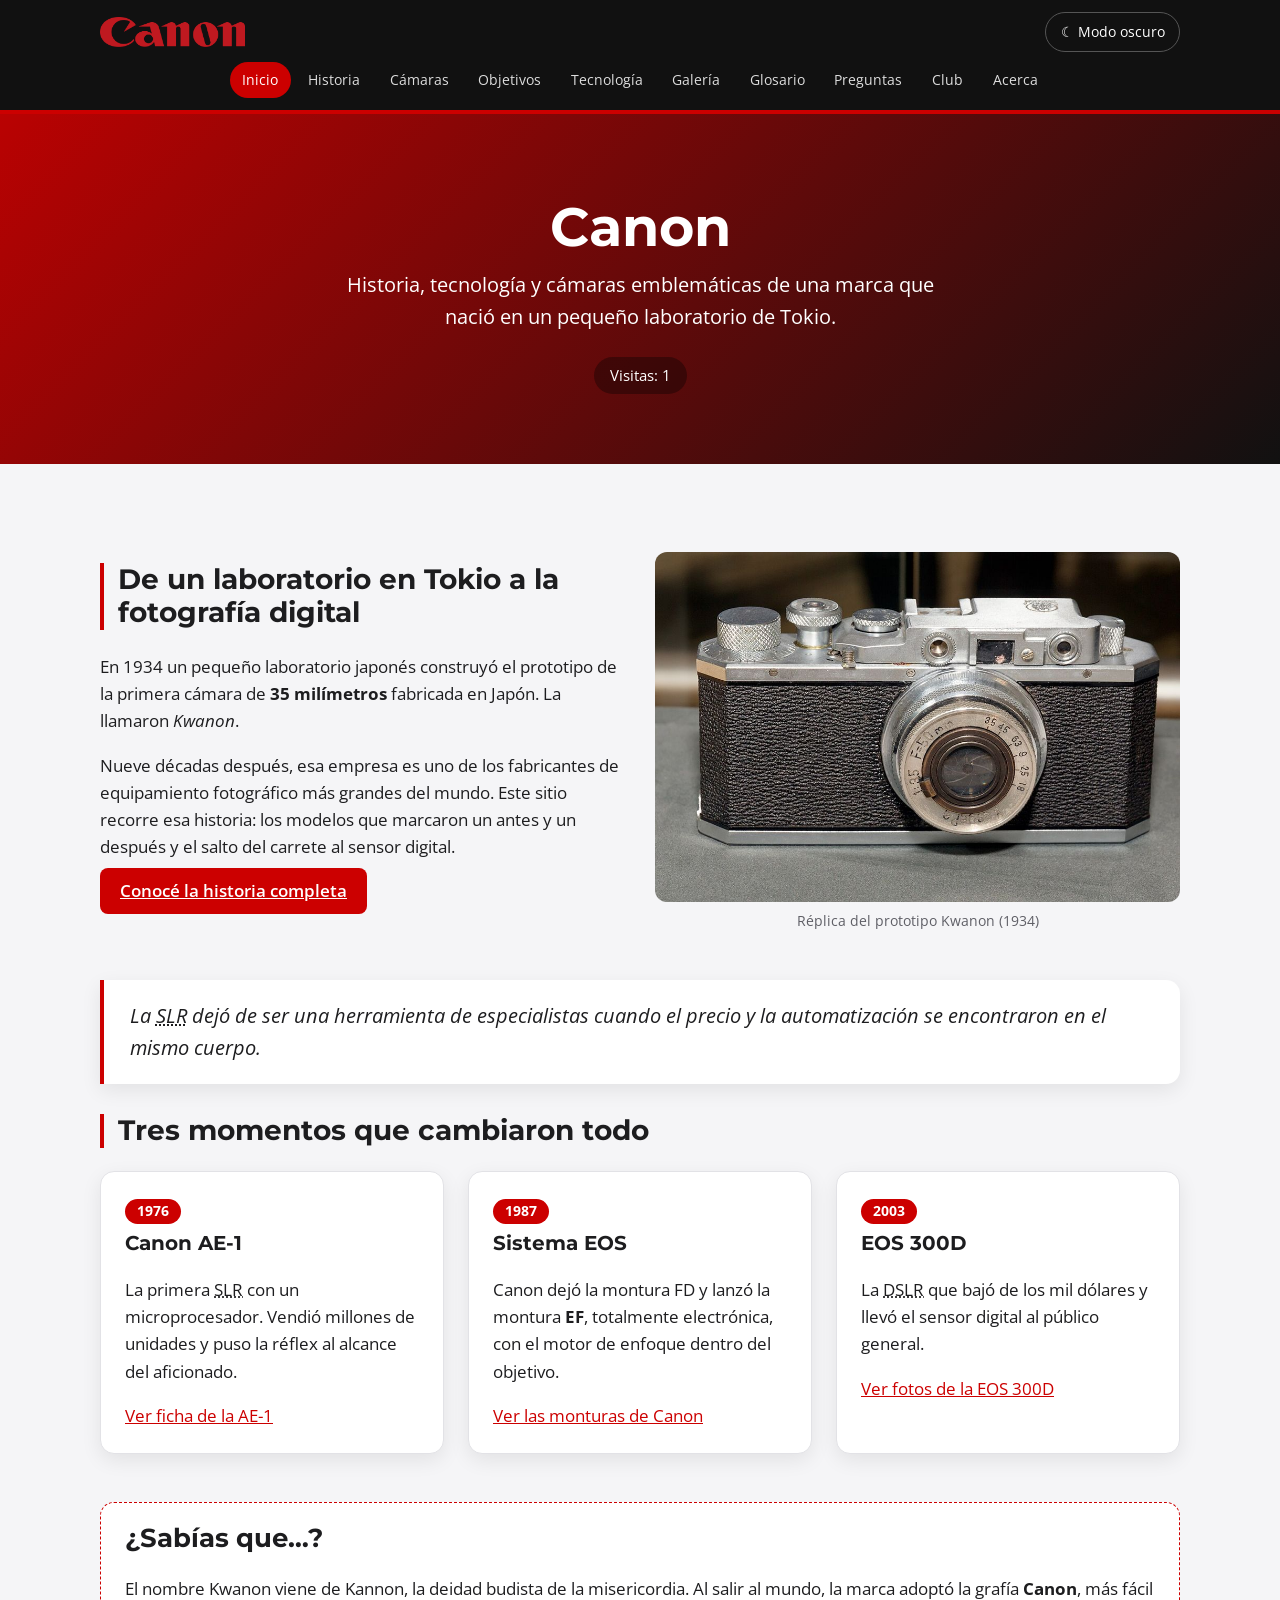
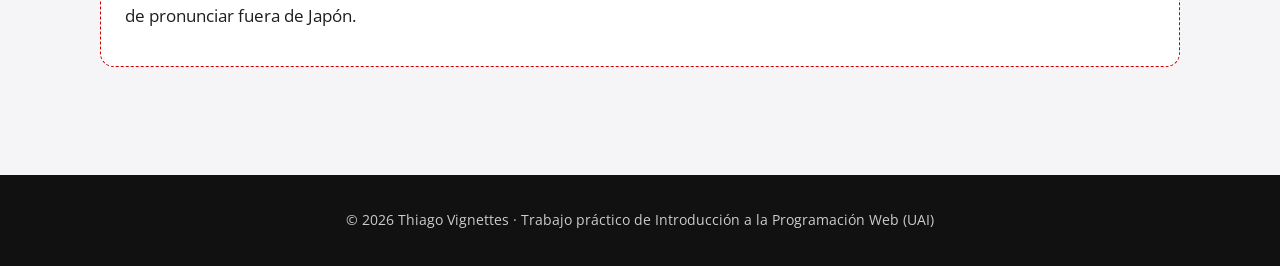
<file: index.html>
<!DOCTYPE html>
<html lang="es">
<head>
    <!-- Metadatos -->
    <meta charset="UTF-8">
    <meta name="viewport" content="width=device-width, initial-scale=1.0">
    <meta name="author" content="Thiago Vignettes">
    <meta name="description" content="Historia de Canon, desde el prototipo Kwanon de 1934 hasta las cámaras mirrorless actuales.">
    <meta name="keywords" content="Canon, cámaras, fotografía, EOS, historia de Canon, réflex, mirrorless">
    <meta name="robots" content="index, follow">
    <meta name="googlebot" content="index, follow">
    <meta http-equiv="X-UA-Compatible" content="IE=edge">
    <meta name="rating" content="general">
    <meta name="application-name" content="Canon, historia de una marca">
    <meta name="theme-color" content="#cc0000">
    <meta property="og:title" content="Canon — Historia de una marca">
    <meta property="og:description" content="Historia de Canon, desde el prototipo Kwanon de 1934 hasta las cámaras mirrorless actuales.">
    <meta property="og:image" content="https://thiagovignettes.github.io/Canon/img/kwanon.jpg">
    <meta property="og:url" content="https://thiagovignettes.github.io/Canon/index.html">
    <meta name="twitter:card" content="summary_large_image">
    <meta name="twitter:title" content="Canon — Historia de una marca">
    <meta name="twitter:description" content="Historia de Canon, desde el prototipo Kwanon de 1934 hasta las cámaras mirrorless actuales.">
    <meta name="twitter:image" content="https://thiagovignettes.github.io/Canon/img/kwanon.jpg">
    <title>Canon — Historia de una marca</title>
    <link rel="icon" type="image/png" href="img/favicon.png">
    <link rel="preconnect" href="https://fonts.googleapis.com">
    <link rel="preconnect" href="https://fonts.gstatic.com" crossorigin>
    <link rel="stylesheet" href="https://fonts.googleapis.com/css2?family=Montserrat:wght@600;800&amp;family=Open+Sans:wght@400;600;700&amp;display=swap">
    <link rel="stylesheet" href="CSS/estilos.min.css">
    <script src="JS/comun.js" defer></script>
    <script src="JS/inicio.js" defer></script>
</head>
<body>

    <a class="saltar" href="#contenido" title="Saltar al contenido principal">Saltar al contenido</a>

    <!-- Encabezado y menú -->
    <header id="encabezado">
        <div class="barra">
            <a class="marca" href="index.html" title="Ir a la página de inicio"><img src="img/logo-canon.png" alt="Logo de Canon" width="150" height="32"></a>
            <button id="btn-tema" type="button">☾ Modo oscuro</button>
            <nav aria-label="Menú principal">
                <a class="activo" aria-current="page" href="index.html" title="Ir a la página de inicio">Inicio</a>
                <a href="HTML/historia.html" title="Línea de tiempo de Canon">Historia</a>
                <a href="HTML/camaras.html" title="Tabla de cámaras emblemáticas">Cámaras</a>
                <a href="HTML/objetivos.html" title="Monturas y objetivos de Canon">Objetivos</a>
                <a href="HTML/tecnologia.html" title="Tecnologías que desarrolló Canon">Tecnología</a>
                <a href="HTML/galeria.html" title="Fotos, gráficos y video">Galería</a>
                <a href="HTML/glosario.html" title="Términos de fotografía">Glosario</a>
                <a href="HTML/preguntas-frecuentes.html" title="Preguntas frecuentes">Preguntas</a>
                <a href="HTML/club.html" title="Anotate en el club de fotografía">Club</a>
                <a href="HTML/acerca.html" title="Quién hizo este sitio">Acerca</a>
            </nav>
        </div>
    </header>

    <!-- Contenido -->
    <main id="contenido" class="inicio">
        <section class="portada">
            <h1>Canon</h1>
            <p>Historia, tecnología y cámaras emblemáticas de una marca que nació en un pequeño laboratorio de Tokio.</p>
            <p class="saludo">Visitas: <span id="visitas">0</span></p>
        </section>

        <div class="envoltura">

            <section class="dos-columnas">
                <div>
                    <h2 class="titulo-seccion">De un laboratorio en Tokio a la fotografía digital</h2>
                    <p>
                        En 1934 un pequeño laboratorio japonés construyó el prototipo de la
                        primera cámara de <strong>35 milímetros</strong> fabricada en Japón.
                        La llamaron <em>Kwanon</em>.
                    </p>
                    <p>
                        Nueve décadas después, esa empresa es uno de los fabricantes de
                        equipamiento fotográfico más grandes del mundo. Este sitio recorre esa
                        historia: los modelos que marcaron un antes y un después y el salto
                        del carrete al sensor digital.
                    </p>
                    <p><a class="boton" href="HTML/historia.html" title="Ver la línea de tiempo completa">Conocé la historia completa</a></p>
                </div>
                <figure>
                    <img src="img/kwanon.jpg" alt="Réplica del prototipo Kwanon, una cámara plateada de 1934" width="1000" height="666">
                    <figcaption>Réplica del prototipo Kwanon (1934)</figcaption>
                </figure>
            </section>

            <blockquote>
                La <abbr title="Single Lens Reflex">SLR</abbr> dejó de ser una
                herramienta de especialistas cuando el precio y la automatización
                se encontraron en el mismo cuerpo.
            </blockquote>

            <section>
                <h2 class="titulo-seccion">Tres momentos que cambiaron todo</h2>

                <div class="grilla">
                    <article class="tarjeta">
                        <span class="etiqueta-anio">1976</span>
                        <h3>Canon AE-1</h3>
                        <p>La primera <abbr title="Single Lens Reflex">SLR</abbr> con un microprocesador. Vendió millones de unidades y puso la réflex al alcance del aficionado.</p>
                        <a href="HTML/camaras.html" title="Ver la tabla de cámaras">Ver ficha de la AE-1</a>
                    </article>

                    <article class="tarjeta">
                        <span class="etiqueta-anio">1987</span>
                        <h3>Sistema EOS</h3>
                        <p>Canon dejó la montura FD y lanzó la montura <strong>EF</strong>, totalmente electrónica, con el motor de enfoque dentro del objetivo.</p>
                        <a href="HTML/objetivos.html" title="Ver las monturas de Canon">Ver las monturas de Canon</a>
                    </article>

                    <article class="tarjeta">
                        <span class="etiqueta-anio">2003</span>
                        <h3>EOS 300D</h3>
                        <p>La <abbr title="Digital Single Lens Reflex">DSLR</abbr> que bajó de los mil dólares y llevó el sensor digital al público general.</p>
                        <a href="HTML/galeria.html" title="Ver fotos de las cámaras">Ver fotos de la EOS 300D</a>
                    </article>
                </div>
            </section>

            <section class="dato">
                <h2>¿Sabías que…?</h2>
                <p>
                    El nombre Kwanon viene de Kannon, la deidad budista de la misericordia.
                    Al salir al mundo, la marca adoptó la grafía <strong>Canon</strong>,
                    más fácil de pronunciar fuera de Japón.
                </p>
            </section>

        </div>
    </main>

    <!-- Pie de página -->
    <footer>
        <p>© 2026 Thiago Vignettes · Trabajo práctico de Introducción a la Programación Web (UAI)</p>
    </footer>

</body>
</html>
</file>
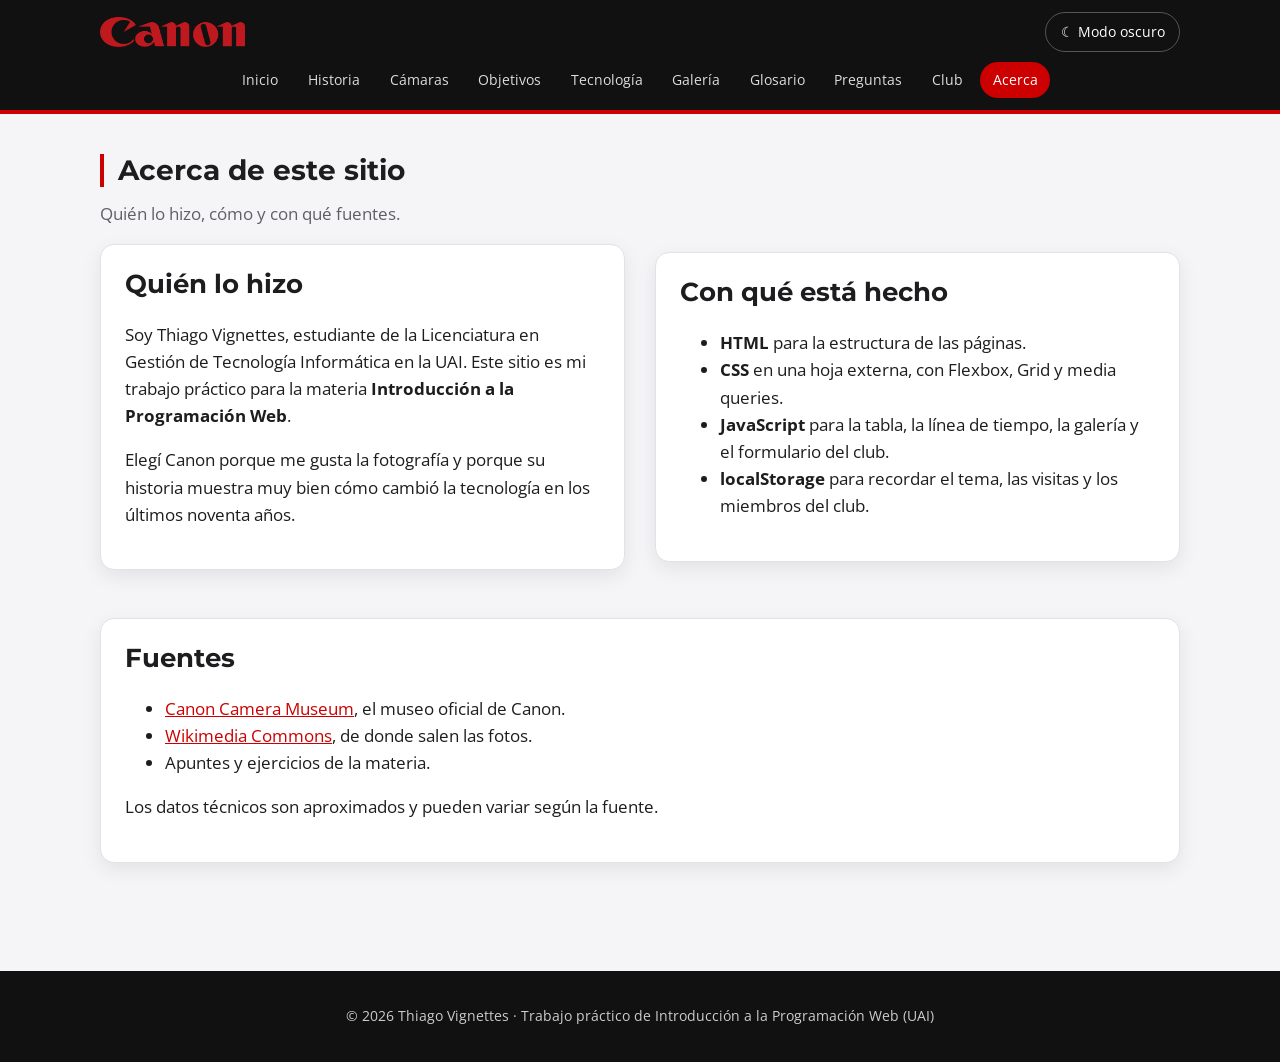
<file: HTML/acerca.html>
<!DOCTYPE html>
<html lang="es">
<head>
    <!-- Metadatos -->
    <meta charset="UTF-8">
    <meta name="viewport" content="width=device-width, initial-scale=1.0">
    <meta name="author" content="Thiago Vignettes">
    <meta name="description" content="Quién hizo este sitio, con qué tecnologías y de dónde salió la información.">
    <meta name="keywords" content="Canon, cámaras, fotografía, EOS, historia de Canon, réflex, mirrorless">
    <meta name="robots" content="index, follow">
    <meta name="googlebot" content="index, follow">
    <meta http-equiv="X-UA-Compatible" content="IE=edge">
    <meta name="rating" content="general">
    <meta name="application-name" content="Canon, historia de una marca">
    <meta name="theme-color" content="#cc0000">
    <meta property="og:title" content="Canon — Acerca de este sitio">
    <meta property="og:description" content="Quién hizo este sitio, con qué tecnologías y de dónde salió la información.">
    <meta property="og:image" content="https://thiagovignettes.github.io/Canon/img/kwanon.jpg">
    <meta property="og:url" content="https://thiagovignettes.github.io/Canon/HTML/acerca.html">
    <meta name="twitter:card" content="summary_large_image">
    <meta name="twitter:title" content="Canon — Acerca de este sitio">
    <meta name="twitter:description" content="Quién hizo este sitio, con qué tecnologías y de dónde salió la información.">
    <meta name="twitter:image" content="https://thiagovignettes.github.io/Canon/img/kwanon.jpg">
    <title>Canon — Acerca de este sitio</title>
    <link rel="icon" type="image/png" href="../img/favicon.png">
    <link rel="preconnect" href="https://fonts.googleapis.com">
    <link rel="preconnect" href="https://fonts.gstatic.com" crossorigin>
    <link rel="stylesheet" href="https://fonts.googleapis.com/css2?family=Montserrat:wght@600;800&amp;family=Open+Sans:wght@400;600;700&amp;display=swap">
    <link rel="stylesheet" href="../CSS/estilos.min.css">
    <script src="../JS/comun.js" defer></script>
</head>
<body>

    <a class="saltar" href="#contenido" title="Saltar al contenido principal">Saltar al contenido</a>

    <!-- Encabezado y menú -->
    <header id="encabezado">
        <div class="barra">
            <a class="marca" href="../index.html" title="Ir a la página de inicio"><img src="../img/logo-canon.png" alt="Logo de Canon" width="150" height="32"></a>
            <button id="btn-tema" type="button">☾ Modo oscuro</button>
            <nav aria-label="Menú principal">
                <a href="../index.html" title="Ir a la página de inicio">Inicio</a>
                <a href="historia.html" title="Línea de tiempo de Canon">Historia</a>
                <a href="camaras.html" title="Tabla de cámaras emblemáticas">Cámaras</a>
                <a href="objetivos.html" title="Monturas y objetivos de Canon">Objetivos</a>
                <a href="tecnologia.html" title="Tecnologías que desarrolló Canon">Tecnología</a>
                <a href="galeria.html" title="Fotos, gráficos y video">Galería</a>
                <a href="glosario.html" title="Términos de fotografía">Glosario</a>
                <a href="preguntas-frecuentes.html" title="Preguntas frecuentes">Preguntas</a>
                <a href="club.html" title="Anotate en el club de fotografía">Club</a>
                <a class="activo" aria-current="page" href="acerca.html" title="Quién hizo este sitio">Acerca</a>
            </nav>
        </div>
    </header>

    <!-- Contenido -->
    <main id="contenido">
        <h1 class="titulo-seccion">Acerca de este sitio</h1>
        <p class="subtitulo">Quién lo hizo, cómo y con qué fuentes.</p>

        <div class="dos-columnas bloque">
            <article class="tarjeta">
                <h2>Quién lo hizo</h2>
                <p>
                    Soy Thiago Vignettes, estudiante de la Licenciatura en Gestión de Tecnología
                    Informática en la UAI. Este sitio es mi trabajo práctico para la materia
                    <strong>Introducción a la Programación Web</strong>.
                </p>
                <p>
                    Elegí Canon porque me gusta la fotografía y porque su historia muestra muy
                    bien cómo cambió la tecnología en los últimos noventa años.
                </p>
            </article>

            <article class="tarjeta">
                <h2>Con qué está hecho</h2>
                <ul>
                    <li><strong>HTML</strong> para la estructura de las páginas.</li>
                    <li><strong>CSS</strong> en una hoja externa, con Flexbox, Grid y media queries.</li>
                    <li><strong>JavaScript</strong> para la tabla, la línea de tiempo, la galería y el formulario del club.</li>
                    <li><strong>localStorage</strong> para recordar el tema, las visitas y los miembros del club.</li>
                </ul>
            </article>
        </div>

        <section class="tarjeta">
            <h2>Fuentes</h2>
            <ul>
                <li><a href="https://global.canon/en/c-museum/" target="_blank" rel="noopener" title="Museo oficial de cámaras Canon (se abre en otra pestaña)">Canon Camera Museum</a>, el museo oficial de Canon.</li>
                <li><a href="https://commons.wikimedia.org/" target="_blank" rel="noopener" title="Banco de imágenes libres (se abre en otra pestaña)">Wikimedia Commons</a>, de donde salen las fotos.</li>
                <li>Apuntes y ejercicios de la materia.</li>
            </ul>
            <p>Los datos técnicos son aproximados y pueden variar según la fuente.</p>
        </section>
    </main>

    <!-- Pie de página -->
    <footer>
        <p>© 2026 Thiago Vignettes · Trabajo práctico de Introducción a la Programación Web (UAI)</p>
    </footer>

</body>
</html>
</file>
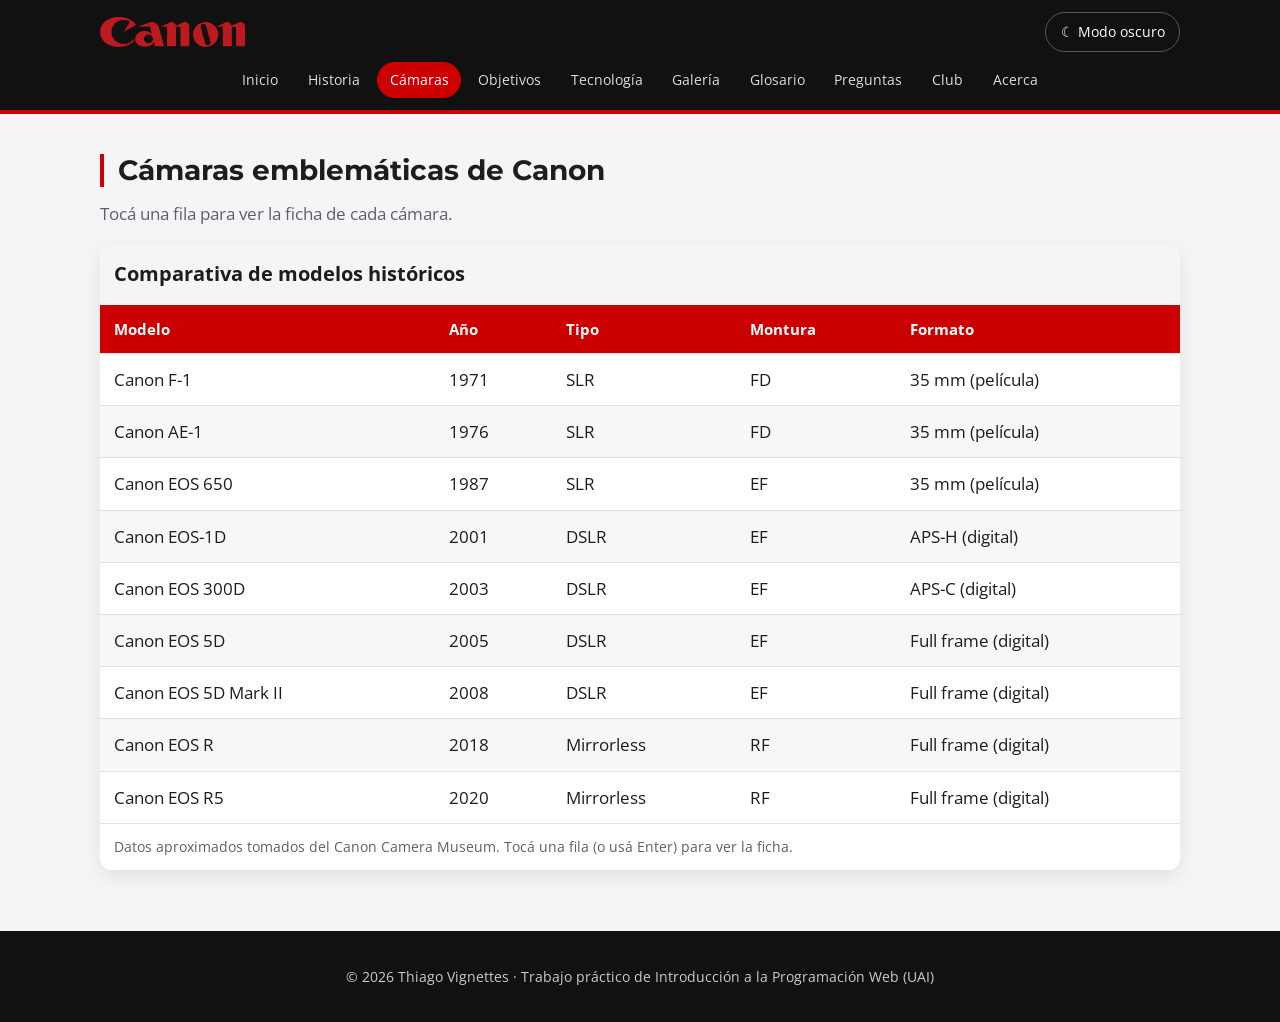
<file: HTML/camaras.html>
<!DOCTYPE html>
<html lang="es">
<head>
    <!-- Metadatos -->
    <meta charset="UTF-8">
    <meta name="viewport" content="width=device-width, initial-scale=1.0">
    <meta name="author" content="Thiago Vignettes">
    <meta name="description" content="Tabla comparativa de las cámaras más importantes de Canon, con la ficha de cada modelo.">
    <meta name="keywords" content="Canon, cámaras, fotografía, EOS, historia de Canon, réflex, mirrorless">
    <meta name="robots" content="index, follow">
    <meta name="googlebot" content="index, follow">
    <meta http-equiv="X-UA-Compatible" content="IE=edge">
    <meta name="rating" content="general">
    <meta name="application-name" content="Canon, historia de una marca">
    <meta name="theme-color" content="#cc0000">
    <meta property="og:title" content="Canon — Cámaras emblemáticas">
    <meta property="og:description" content="Tabla comparativa de las cámaras más importantes de Canon, con la ficha de cada modelo.">
    <meta property="og:image" content="https://thiagovignettes.github.io/Canon/img/kwanon.jpg">
    <meta property="og:url" content="https://thiagovignettes.github.io/Canon/HTML/camaras.html">
    <meta name="twitter:card" content="summary_large_image">
    <meta name="twitter:title" content="Canon — Cámaras emblemáticas">
    <meta name="twitter:description" content="Tabla comparativa de las cámaras más importantes de Canon, con la ficha de cada modelo.">
    <meta name="twitter:image" content="https://thiagovignettes.github.io/Canon/img/kwanon.jpg">
    <title>Canon — Cámaras emblemáticas</title>
    <link rel="icon" type="image/png" href="../img/favicon.png">
    <link rel="preconnect" href="https://fonts.googleapis.com">
    <link rel="preconnect" href="https://fonts.gstatic.com" crossorigin>
    <link rel="stylesheet" href="https://fonts.googleapis.com/css2?family=Montserrat:wght@600;800&amp;family=Open+Sans:wght@400;600;700&amp;display=swap">
    <link rel="stylesheet" href="../CSS/estilos.min.css">
    <script src="../JS/comun.js" defer></script>
    <script src="../JS/camaras.js" defer></script>
</head>
<body>

    <a class="saltar" href="#contenido" title="Saltar al contenido principal">Saltar al contenido</a>

    <!-- Encabezado y menú -->
    <header id="encabezado">
        <div class="barra">
            <a class="marca" href="../index.html" title="Ir a la página de inicio"><img src="../img/logo-canon.png" alt="Logo de Canon" width="150" height="32"></a>
            <button id="btn-tema" type="button">☾ Modo oscuro</button>
            <nav aria-label="Menú principal">
                <a href="../index.html" title="Ir a la página de inicio">Inicio</a>
                <a href="historia.html" title="Línea de tiempo de Canon">Historia</a>
                <a class="activo" aria-current="page" href="camaras.html" title="Tabla de cámaras emblemáticas">Cámaras</a>
                <a href="objetivos.html" title="Monturas y objetivos de Canon">Objetivos</a>
                <a href="tecnologia.html" title="Tecnologías que desarrolló Canon">Tecnología</a>
                <a href="galeria.html" title="Fotos, gráficos y video">Galería</a>
                <a href="glosario.html" title="Términos de fotografía">Glosario</a>
                <a href="preguntas-frecuentes.html" title="Preguntas frecuentes">Preguntas</a>
                <a href="club.html" title="Anotate en el club de fotografía">Club</a>
                <a href="acerca.html" title="Quién hizo este sitio">Acerca</a>
            </nav>
        </div>
    </header>

    <!-- Contenido -->
    <main id="contenido">
        <h1 class="titulo-seccion">Cámaras emblemáticas de Canon</h1>
        <p class="subtitulo">Tocá una fila para ver la ficha de cada cámara.</p>

        <div class="tabla-contenedor">
            <table>
                <caption>Comparativa de modelos históricos</caption>
                <thead>
                    <tr>
                        <th scope="col">Modelo</th>
                        <th scope="col">Año</th>
                        <th scope="col">Tipo</th>
                        <th scope="col">Montura</th>
                        <th scope="col">Formato</th>
                    </tr>
                </thead>
                <tbody id="cuerpo-tabla"></tbody>
                <tfoot>
                    <tr>
                        <td colspan="5">Datos aproximados tomados del Canon Camera Museum. Tocá una fila (o usá Enter) para ver la ficha.</td>
                    </tr>
                </tfoot>
            </table>
        </div>

        <article class="tarjeta" id="ficha" aria-live="polite">
            <h2 id="ficha-titulo">Ficha</h2>
            <p id="ficha-texto"></p>
        </article>
    </main>

    <!-- Pie de página -->
    <footer>
        <p>© 2026 Thiago Vignettes · Trabajo práctico de Introducción a la Programación Web (UAI)</p>
    </footer>

</body>
</html>
</file>
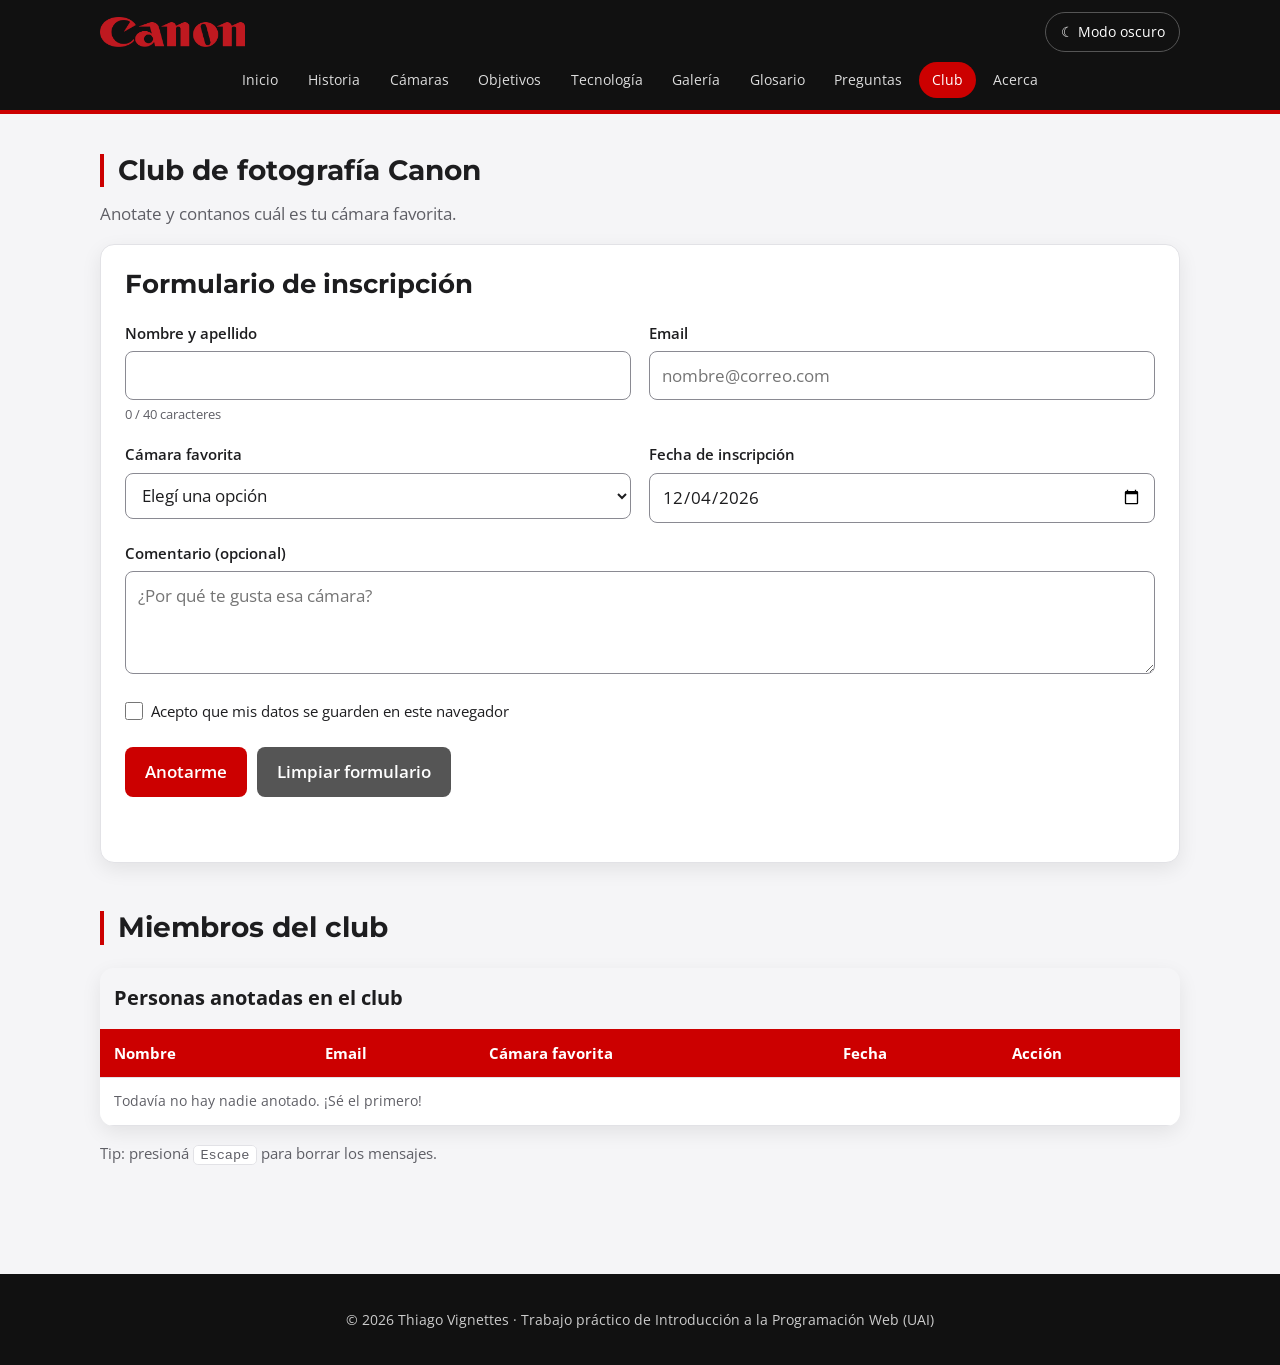
<file: HTML/club.html>
<!DOCTYPE html>
<html lang="es">
<head>
    <!-- Metadatos -->
    <meta charset="UTF-8">
    <meta name="viewport" content="width=device-width, initial-scale=1.0">
    <meta name="author" content="Thiago Vignettes">
    <meta name="description" content="Anotate en el club de fotografía Canon y contanos cuál es tu cámara favorita.">
    <meta name="keywords" content="Canon, cámaras, fotografía, EOS, historia de Canon, réflex, mirrorless">
    <meta name="robots" content="index, follow">
    <meta name="googlebot" content="index, follow">
    <meta http-equiv="X-UA-Compatible" content="IE=edge">
    <meta name="rating" content="general">
    <meta name="application-name" content="Canon, historia de una marca">
    <meta name="theme-color" content="#cc0000">
    <meta property="og:title" content="Canon — Club de fotografía">
    <meta property="og:description" content="Anotate en el club de fotografía Canon y contanos cuál es tu cámara favorita.">
    <meta property="og:image" content="https://thiagovignettes.github.io/Canon/img/kwanon.jpg">
    <meta property="og:url" content="https://thiagovignettes.github.io/Canon/HTML/club.html">
    <meta name="twitter:card" content="summary_large_image">
    <meta name="twitter:title" content="Canon — Club de fotografía">
    <meta name="twitter:description" content="Anotate en el club de fotografía Canon y contanos cuál es tu cámara favorita.">
    <meta name="twitter:image" content="https://thiagovignettes.github.io/Canon/img/kwanon.jpg">
    <title>Canon — Club de fotografía</title>
    <link rel="icon" type="image/png" href="../img/favicon.png">
    <link rel="preconnect" href="https://fonts.googleapis.com">
    <link rel="preconnect" href="https://fonts.gstatic.com" crossorigin>
    <link rel="stylesheet" href="https://fonts.googleapis.com/css2?family=Montserrat:wght@600;800&amp;family=Open+Sans:wght@400;600;700&amp;display=swap">
    <link rel="stylesheet" href="../CSS/estilos.min.css">
    <script src="../JS/comun.js" defer></script>
    <script src="../JS/club.js" defer></script>
</head>
<body>

    <a class="saltar" href="#contenido" title="Saltar al contenido principal">Saltar al contenido</a>

    <!-- Encabezado y menú -->
    <header id="encabezado">
        <div class="barra">
            <a class="marca" href="../index.html" title="Ir a la página de inicio"><img src="../img/logo-canon.png" alt="Logo de Canon" width="150" height="32"></a>
            <button id="btn-tema" type="button">☾ Modo oscuro</button>
            <nav aria-label="Menú principal">
                <a href="../index.html" title="Ir a la página de inicio">Inicio</a>
                <a href="historia.html" title="Línea de tiempo de Canon">Historia</a>
                <a href="camaras.html" title="Tabla de cámaras emblemáticas">Cámaras</a>
                <a href="objetivos.html" title="Monturas y objetivos de Canon">Objetivos</a>
                <a href="tecnologia.html" title="Tecnologías que desarrolló Canon">Tecnología</a>
                <a href="galeria.html" title="Fotos, gráficos y video">Galería</a>
                <a href="glosario.html" title="Términos de fotografía">Glosario</a>
                <a href="preguntas-frecuentes.html" title="Preguntas frecuentes">Preguntas</a>
                <a class="activo" aria-current="page" href="club.html" title="Anotate en el club de fotografía">Club</a>
                <a href="acerca.html" title="Quién hizo este sitio">Acerca</a>
            </nav>
        </div>
    </header>

    <!-- Contenido -->
    <main id="contenido">
        <h1 class="titulo-seccion">Club de fotografía Canon</h1>
        <p class="subtitulo">Anotate y contanos cuál es tu cámara favorita.</p>

        <section class="tarjeta">
            <h2>Formulario de inscripción</h2>
            <form id="formulario" class="formulario" novalidate>
                <div>
                    <label for="nombre">Nombre y apellido</label>
                    <input type="text" id="nombre" maxlength="40" autocomplete="name">
                    <p class="contador" id="contador">0 / 40 caracteres</p>
                </div>

                <div>
                    <label for="email">Email</label>
                    <input type="email" id="email" placeholder="nombre@correo.com" autocomplete="email">
                </div>

                <div>
                    <label for="camara">Cámara favorita</label>
                    <select id="camara">
                        <option value="">Elegí una opción</option>
                        <option value="Canon AE-1">Canon AE-1</option>
                        <option value="Canon EOS 650">Canon EOS 650</option>
                        <option value="Canon EOS 300D">Canon EOS 300D</option>
                        <option value="Canon EOS 5D Mark II">Canon EOS 5D Mark II</option>
                        <option value="Canon EOS R">Canon EOS R</option>
                    </select>
                    <p class="contador" id="descripcion-camara"></p>
                </div>

                <div>
                    <label for="fecha">Fecha de inscripción</label>
                    <input type="date" id="fecha">
                </div>

                <div class="completo">
                    <label for="comentario">Comentario (opcional)</label>
                    <textarea id="comentario" rows="3" placeholder="¿Por qué te gusta esa cámara?"></textarea>
                </div>

                <div class="completo">
                    <label class="acepto" for="acepto"><input type="checkbox" id="acepto">Acepto que mis datos se guarden en este navegador</label>
                </div>

                <div class="completo botones">
                    <button class="boton" type="submit">Anotarme</button>
                    <button class="boton secundario" type="button" id="btn-limpiar">Limpiar formulario</button>
                </div>
            </form>

            <p id="mensaje" role="status"></p>
        </section>

        <section>
            <h2 class="titulo-seccion">Miembros del club</h2>

            <div class="tabla-contenedor">
                <table>
                    <caption>Personas anotadas en el club</caption>
                    <thead>
                        <tr>
                            <th scope="col">Nombre</th>
                            <th scope="col">Email</th>
                            <th scope="col">Cámara favorita</th>
                            <th scope="col">Fecha</th>
                            <th scope="col">Acción</th>
                        </tr>
                    </thead>
                    <tbody id="cuerpo-miembros"></tbody>
                    <tfoot>
                        <tr>
                            <td colspan="5" id="resumen"></td>
                        </tr>
                    </tfoot>
                </table>
            </div>
            <p class="info">Tip: presioná <kbd>Escape</kbd> para borrar los mensajes.</p>
        </section>
    </main>

    <!-- Pie de página -->
    <footer>
        <p>© 2026 Thiago Vignettes · Trabajo práctico de Introducción a la Programación Web (UAI)</p>
    </footer>

</body>
</html>
</file>
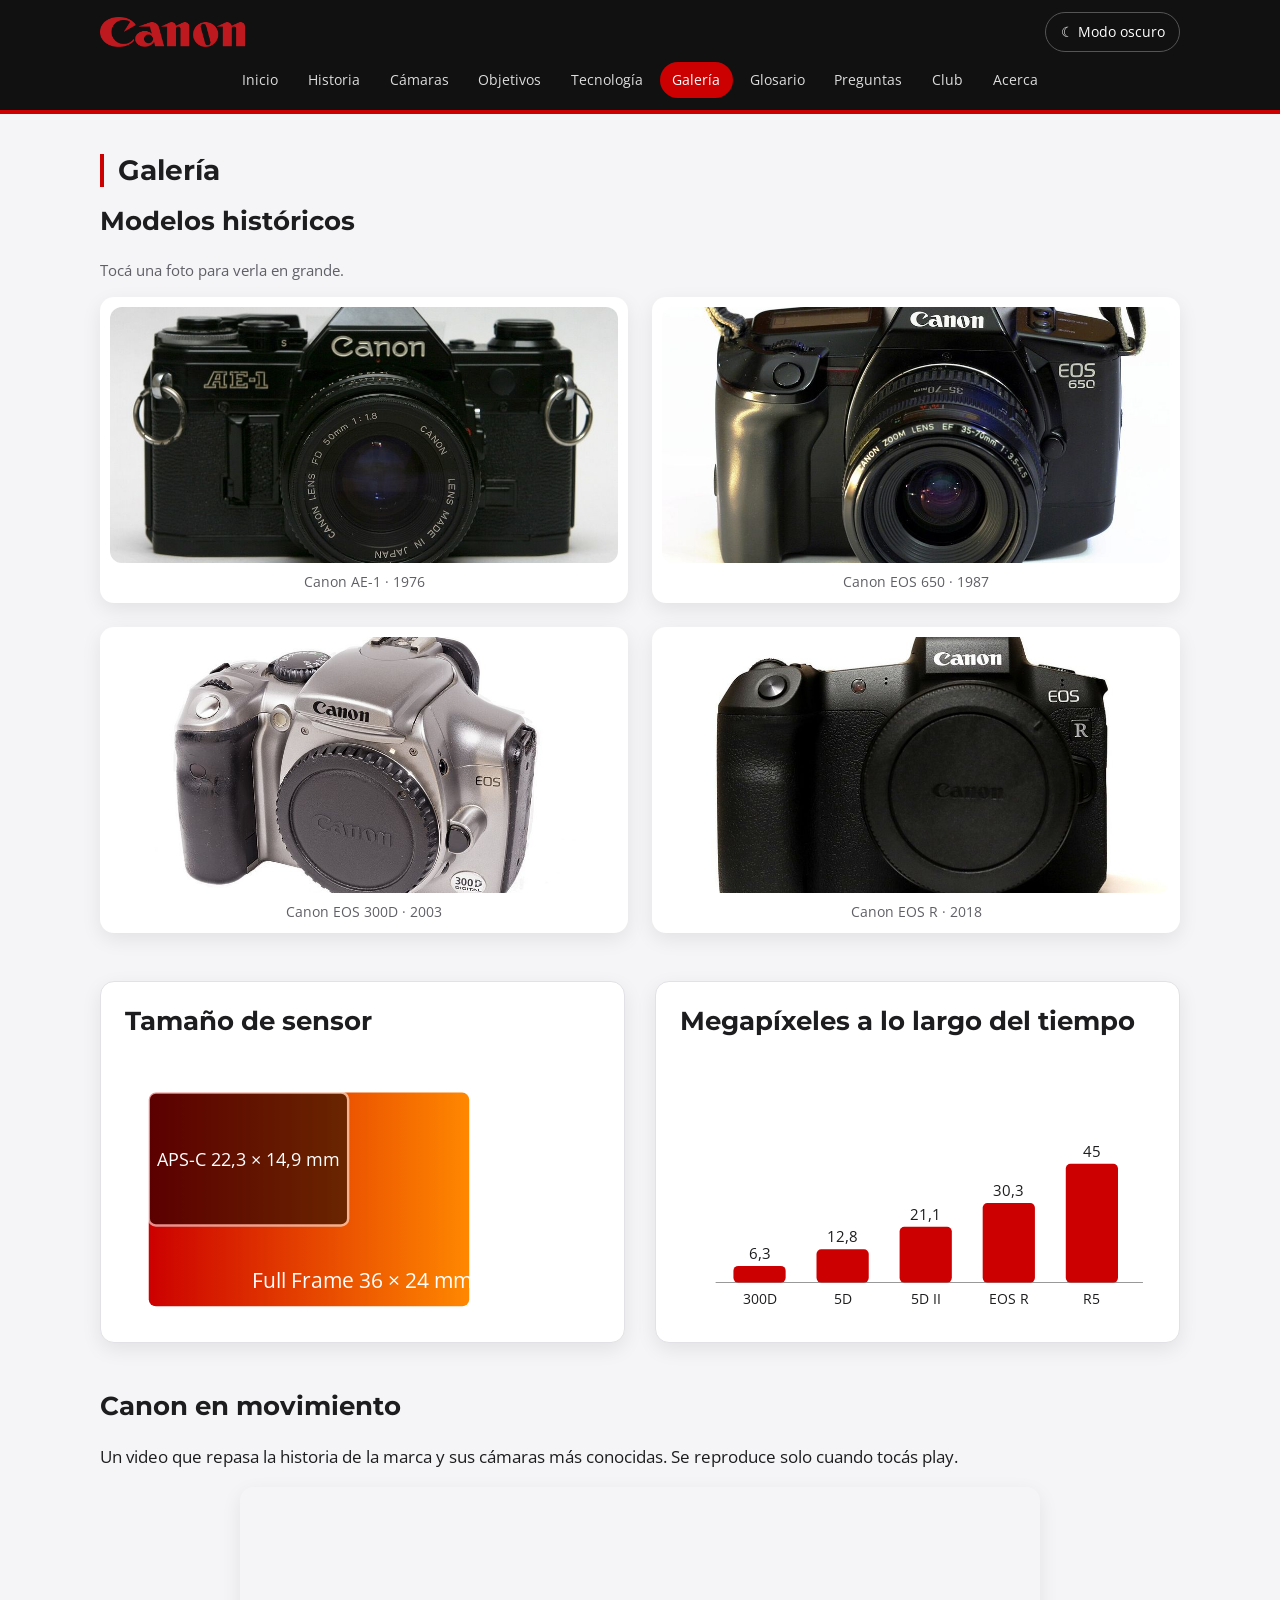
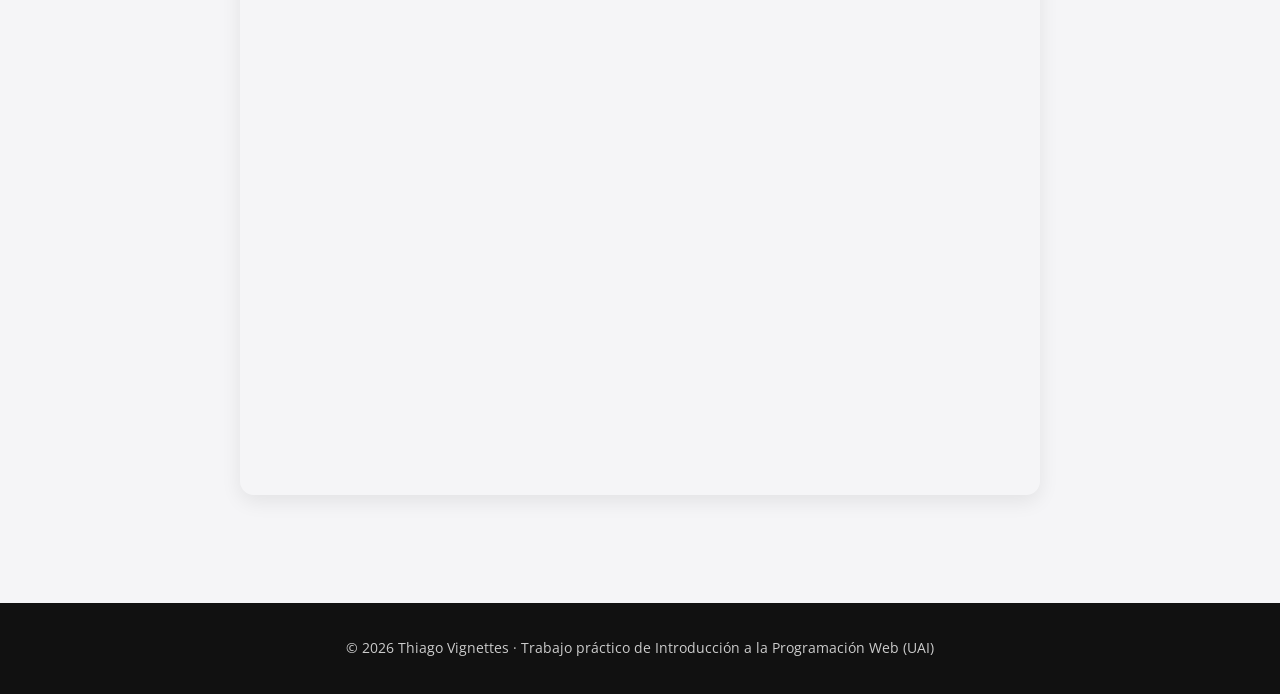
<file: HTML/galeria.html>
<!DOCTYPE html>
<html lang="es">
<head>
    <!-- Metadatos -->
    <meta charset="UTF-8">
    <meta name="viewport" content="width=device-width, initial-scale=1.0">
    <meta name="author" content="Thiago Vignettes">
    <meta name="description" content="Fotos de cámaras Canon históricas, gráficos de sensores y megapíxeles y un video sobre la marca.">
    <meta name="keywords" content="Canon, cámaras, fotografía, EOS, historia de Canon, réflex, mirrorless">
    <meta name="robots" content="index, follow">
    <meta name="googlebot" content="index, follow">
    <meta http-equiv="X-UA-Compatible" content="IE=edge">
    <meta name="rating" content="general">
    <meta name="application-name" content="Canon, historia de una marca">
    <meta name="theme-color" content="#cc0000">
    <meta property="og:title" content="Canon — Galería">
    <meta property="og:description" content="Fotos de cámaras Canon históricas, gráficos de sensores y megapíxeles y un video sobre la marca.">
    <meta property="og:image" content="https://thiagovignettes.github.io/Canon/img/kwanon.jpg">
    <meta property="og:url" content="https://thiagovignettes.github.io/Canon/HTML/galeria.html">
    <meta name="twitter:card" content="summary_large_image">
    <meta name="twitter:title" content="Canon — Galería">
    <meta name="twitter:description" content="Fotos de cámaras Canon históricas, gráficos de sensores y megapíxeles y un video sobre la marca.">
    <meta name="twitter:image" content="https://thiagovignettes.github.io/Canon/img/kwanon.jpg">
    <title>Canon — Galería</title>
    <link rel="icon" type="image/png" href="../img/favicon.png">
    <link rel="preconnect" href="https://fonts.googleapis.com">
    <link rel="preconnect" href="https://fonts.gstatic.com" crossorigin>
    <link rel="stylesheet" href="https://fonts.googleapis.com/css2?family=Montserrat:wght@600;800&amp;family=Open+Sans:wght@400;600;700&amp;display=swap">
    <link rel="stylesheet" href="../CSS/estilos.min.css">
    <script src="../JS/comun.js" defer></script>
    <script src="../JS/galeria.js" defer></script>
</head>
<body>

    <a class="saltar" href="#contenido" title="Saltar al contenido principal">Saltar al contenido</a>

    <!-- Encabezado y menú -->
    <header id="encabezado">
        <div class="barra">
            <a class="marca" href="../index.html" title="Ir a la página de inicio"><img src="../img/logo-canon.png" alt="Logo de Canon" width="150" height="32"></a>
            <button id="btn-tema" type="button">☾ Modo oscuro</button>
            <nav aria-label="Menú principal">
                <a href="../index.html" title="Ir a la página de inicio">Inicio</a>
                <a href="historia.html" title="Línea de tiempo de Canon">Historia</a>
                <a href="camaras.html" title="Tabla de cámaras emblemáticas">Cámaras</a>
                <a href="objetivos.html" title="Monturas y objetivos de Canon">Objetivos</a>
                <a href="tecnologia.html" title="Tecnologías que desarrolló Canon">Tecnología</a>
                <a class="activo" aria-current="page" href="galeria.html" title="Fotos, gráficos y video">Galería</a>
                <a href="glosario.html" title="Términos de fotografía">Glosario</a>
                <a href="preguntas-frecuentes.html" title="Preguntas frecuentes">Preguntas</a>
                <a href="club.html" title="Anotate en el club de fotografía">Club</a>
                <a href="acerca.html" title="Quién hizo este sitio">Acerca</a>
            </nav>
        </div>
    </header>

    <!-- Contenido -->
    <main id="contenido">
        <h1 class="titulo-seccion">Galería</h1>

        <section>
            <h2>Modelos históricos</h2>
            <p class="info">Tocá una foto para verla en grande.</p>

            <div class="galeria" id="galeria">
                <figure class="foto">
                    <button class="abrir-foto" type="button" title="Ver la foto en grande">
                        <img src="../img/ae1.jpg" alt="Canon AE-1 negra con objetivo de 50 mm, vista de frente" width="1000" height="673">
                    </button>
                    <figcaption>Canon AE-1 · 1976</figcaption>
                </figure>
                <figure class="foto">
                    <button class="abrir-foto" type="button" title="Ver la foto en grande">
                        <img src="../img/eos-650.jpg" alt="Canon EOS 650 negra con objetivo zoom 35-70 mm" width="1000" height="752">
                    </button>
                    <figcaption>Canon EOS 650 · 1987</figcaption>
                </figure>
                <figure class="foto">
                    <button class="abrir-foto" type="button" title="Ver la foto en grande">
                        <img src="../img/eos-300d.jpg" alt="Canon EOS 300D plateada, sin objetivo, vista de frente" width="1000" height="666">
                    </button>
                    <figcaption>Canon EOS 300D · 2003</figcaption>
                </figure>
                <figure class="foto">
                    <button class="abrir-foto" type="button" title="Ver la foto en grande">
                        <img src="../img/eos-r.jpg" alt="Canon EOS R negra, sin objetivo, con el sensor a la vista" width="1000" height="705">
                    </button>
                    <figcaption>Canon EOS R · 2018</figcaption>
                </figure>
            </div>
        </section>

        <div class="dos-columnas bloque">
            <article class="tarjeta">
                <h2>Tamaño de sensor</h2>
                <svg class="grafico" viewBox="0 0 400 220" role="img" aria-labelledby="titulo-sensor">
                    <title id="titulo-sensor">El sensor full frame mide 36 por 24 mm y el APS-C 22,3 por 14,9 mm</title>
                    <defs>
                        <linearGradient id="degradeCanon" x1="0%" y1="0%" x2="100%" y2="0%">
                            <stop offset="0%" stop-color="#cc0000" />
                            <stop offset="100%" stop-color="#ff8800" />
                        </linearGradient>
                    </defs>
                    <rect x="20" y="30" width="270" height="180" rx="6" fill="url(#degradeCanon)" />
                    <text class="texto-claro" x="200" y="195" font-size="18" text-anchor="middle">Full Frame 36 × 24 mm</text>
                    <rect x="20" y="30" width="168" height="112" rx="6" fill="#000" opacity="0.55" stroke="white" stroke-width="2" />
                    <text class="texto-claro" x="104" y="92" font-size="15" text-anchor="middle">APS-C 22,3 × 14,9 mm</text>
                </svg>
            </article>

            <article class="tarjeta">
                <h2>Megapíxeles a lo largo del tiempo</h2>
                <svg class="grafico" viewBox="0 0 400 220" role="img" aria-labelledby="titulo-mp">
                    <title id="titulo-mp">Megapíxeles: EOS 300D 6,3; 5D 12,8; 5D Mark II 21,1; EOS R 30,3; R5 45</title>
                    <line x1="30" y1="190" x2="390" y2="190" stroke="#999" stroke-width="1" />
                    <rect x="45" y="176" width="44" height="14" rx="4" fill="#cc0000" />
                    <rect x="115" y="162" width="44" height="28" rx="4" fill="#cc0000" />
                    <rect x="185" y="143" width="44" height="47" rx="4" fill="#cc0000" />
                    <rect x="255" y="123" width="44" height="67" rx="4" fill="#cc0000" />
                    <rect x="325" y="90" width="44" height="100" rx="4" fill="#cc0000" />
                    <text x="67" y="170" font-size="13" text-anchor="middle">6,3</text>
                    <text x="137" y="156" font-size="13" text-anchor="middle">12,8</text>
                    <text x="207" y="137" font-size="13" text-anchor="middle">21,1</text>
                    <text x="277" y="117" font-size="13" text-anchor="middle">30,3</text>
                    <text x="347" y="84" font-size="13" text-anchor="middle">45</text>
                    <text x="67" y="208" font-size="12" text-anchor="middle">300D</text>
                    <text x="137" y="208" font-size="12" text-anchor="middle">5D</text>
                    <text x="207" y="208" font-size="12" text-anchor="middle">5D II</text>
                    <text x="277" y="208" font-size="12" text-anchor="middle">EOS R</text>
                    <text x="347" y="208" font-size="12" text-anchor="middle">R5</text>
                </svg>
            </article>
        </div>

        <section>
            <h2>Canon en movimiento</h2>
            <p>Un video que repasa la historia de la marca y sus cámaras más conocidas. Se reproduce solo cuando tocás play.</p>
            <div class="video">
                <iframe src="https://www.youtube.com/embed/Uc0Hy7UJbCs"
                        title="Video sobre la historia de Canon"
                        allow="accelerometer; clipboard-write; encrypted-media; gyroscope; picture-in-picture"
                        allowfullscreen></iframe>
            </div>
        </section>

        <div id="visor" role="dialog" aria-modal="true" aria-label="Foto ampliada">
            <div id="visor-caja">
                <img id="visor-img" src="../img/ae1.jpg" alt="">
                <p id="visor-texto"></p>
                <p class="ayuda">Tocá afuera de la foto o presioná Escape para cerrar</p>
            </div>
        </div>
    </main>

    <!-- Pie de página -->
    <footer>
        <p>© 2026 Thiago Vignettes · Trabajo práctico de Introducción a la Programación Web (UAI)</p>
    </footer>

</body>
</html>
</file>
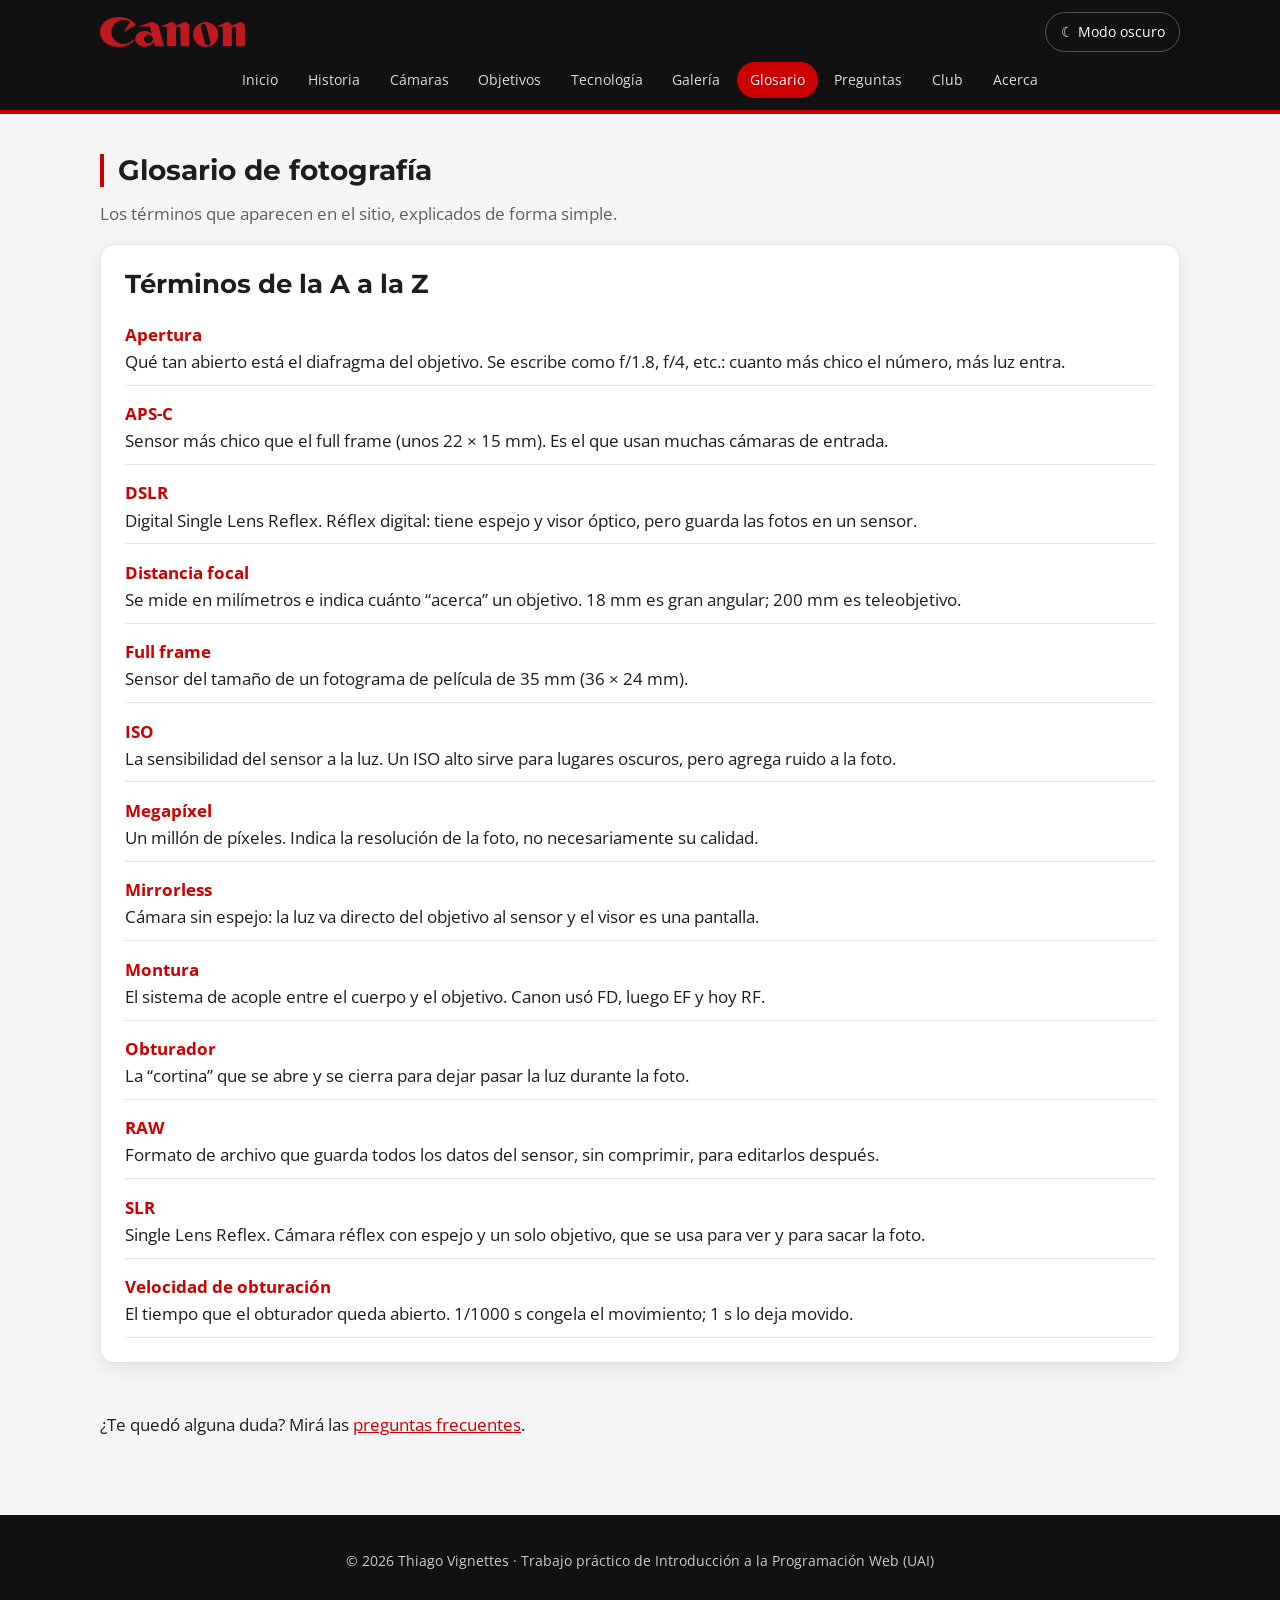
<file: HTML/glosario.html>
<!DOCTYPE html>
<html lang="es">
<head>
    <!-- Metadatos -->
    <meta charset="UTF-8">
    <meta name="viewport" content="width=device-width, initial-scale=1.0">
    <meta name="author" content="Thiago Vignettes">
    <meta name="description" content="Glosario con los términos de fotografía que aparecen en el sitio, explicados de forma simple.">
    <meta name="keywords" content="Canon, cámaras, fotografía, EOS, historia de Canon, réflex, mirrorless">
    <meta name="robots" content="index, follow">
    <meta name="googlebot" content="index, follow">
    <meta http-equiv="X-UA-Compatible" content="IE=edge">
    <meta name="rating" content="general">
    <meta name="application-name" content="Canon, historia de una marca">
    <meta name="theme-color" content="#cc0000">
    <meta property="og:title" content="Canon — Glosario de fotografía">
    <meta property="og:description" content="Glosario con los términos de fotografía que aparecen en el sitio, explicados de forma simple.">
    <meta property="og:image" content="https://thiagovignettes.github.io/Canon/img/kwanon.jpg">
    <meta property="og:url" content="https://thiagovignettes.github.io/Canon/HTML/glosario.html">
    <meta name="twitter:card" content="summary_large_image">
    <meta name="twitter:title" content="Canon — Glosario de fotografía">
    <meta name="twitter:description" content="Glosario con los términos de fotografía que aparecen en el sitio, explicados de forma simple.">
    <meta name="twitter:image" content="https://thiagovignettes.github.io/Canon/img/kwanon.jpg">
    <title>Canon — Glosario de fotografía</title>
    <link rel="icon" type="image/png" href="../img/favicon.png">
    <link rel="preconnect" href="https://fonts.googleapis.com">
    <link rel="preconnect" href="https://fonts.gstatic.com" crossorigin>
    <link rel="stylesheet" href="https://fonts.googleapis.com/css2?family=Montserrat:wght@600;800&amp;family=Open+Sans:wght@400;600;700&amp;display=swap">
    <link rel="stylesheet" href="../CSS/estilos.min.css">
    <script src="../JS/comun.js" defer></script>
</head>
<body>

    <a class="saltar" href="#contenido" title="Saltar al contenido principal">Saltar al contenido</a>

    <!-- Encabezado y menú -->
    <header id="encabezado">
        <div class="barra">
            <a class="marca" href="../index.html" title="Ir a la página de inicio"><img src="../img/logo-canon.png" alt="Logo de Canon" width="150" height="32"></a>
            <button id="btn-tema" type="button">☾ Modo oscuro</button>
            <nav aria-label="Menú principal">
                <a href="../index.html" title="Ir a la página de inicio">Inicio</a>
                <a href="historia.html" title="Línea de tiempo de Canon">Historia</a>
                <a href="camaras.html" title="Tabla de cámaras emblemáticas">Cámaras</a>
                <a href="objetivos.html" title="Monturas y objetivos de Canon">Objetivos</a>
                <a href="tecnologia.html" title="Tecnologías que desarrolló Canon">Tecnología</a>
                <a href="galeria.html" title="Fotos, gráficos y video">Galería</a>
                <a class="activo" aria-current="page" href="glosario.html" title="Términos de fotografía">Glosario</a>
                <a href="preguntas-frecuentes.html" title="Preguntas frecuentes">Preguntas</a>
                <a href="club.html" title="Anotate en el club de fotografía">Club</a>
                <a href="acerca.html" title="Quién hizo este sitio">Acerca</a>
            </nav>
        </div>
    </header>

    <!-- Contenido -->
    <main id="contenido">
        <h1 class="titulo-seccion">Glosario de fotografía</h1>
        <p class="subtitulo">Los términos que aparecen en el sitio, explicados de forma simple.</p>

        <section class="tarjeta">
            <h2>Términos de la A a la Z</h2>
            <dl>
                <dt>Apertura</dt>
                <dd>Qué tan abierto está el diafragma del objetivo. Se escribe como f/1.8, f/4, etc.: cuanto más chico el número, más luz entra.</dd>

                <dt>APS-C</dt>
                <dd>Sensor más chico que el full frame (unos 22 × 15 mm). Es el que usan muchas cámaras de entrada.</dd>

                <dt>DSLR</dt>
                <dd>Digital Single Lens Reflex. Réflex digital: tiene espejo y visor óptico, pero guarda las fotos en un sensor.</dd>

                <dt>Distancia focal</dt>
                <dd>Se mide en milímetros e indica cuánto “acerca” un objetivo. 18 mm es gran angular; 200 mm es teleobjetivo.</dd>

                <dt>Full frame</dt>
                <dd>Sensor del tamaño de un fotograma de película de 35 mm (36 × 24 mm).</dd>

                <dt>ISO</dt>
                <dd>La sensibilidad del sensor a la luz. Un ISO alto sirve para lugares oscuros, pero agrega ruido a la foto.</dd>

                <dt>Megapíxel</dt>
                <dd>Un millón de píxeles. Indica la resolución de la foto, no necesariamente su calidad.</dd>

                <dt>Mirrorless</dt>
                <dd>Cámara sin espejo: la luz va directo del objetivo al sensor y el visor es una pantalla.</dd>

                <dt>Montura</dt>
                <dd>El sistema de acople entre el cuerpo y el objetivo. Canon usó FD, luego EF y hoy RF.</dd>

                <dt>Obturador</dt>
                <dd>La “cortina” que se abre y se cierra para dejar pasar la luz durante la foto.</dd>

                <dt>RAW</dt>
                <dd>Formato de archivo que guarda todos los datos del sensor, sin comprimir, para editarlos después.</dd>

                <dt>SLR</dt>
                <dd>Single Lens Reflex. Cámara réflex con espejo y un solo objetivo, que se usa para ver y para sacar la foto.</dd>

                <dt>Velocidad de obturación</dt>
                <dd>El tiempo que el obturador queda abierto. 1/1000 s congela el movimiento; 1 s lo deja movido.</dd>
            </dl>
        </section>

        <p>¿Te quedó alguna duda? Mirá las <a href="preguntas-frecuentes.html" title="Preguntas frecuentes">preguntas frecuentes</a>.</p>
    </main>

    <!-- Pie de página -->
    <footer>
        <p>© 2026 Thiago Vignettes · Trabajo práctico de Introducción a la Programación Web (UAI)</p>
    </footer>

</body>
</html>
</file>
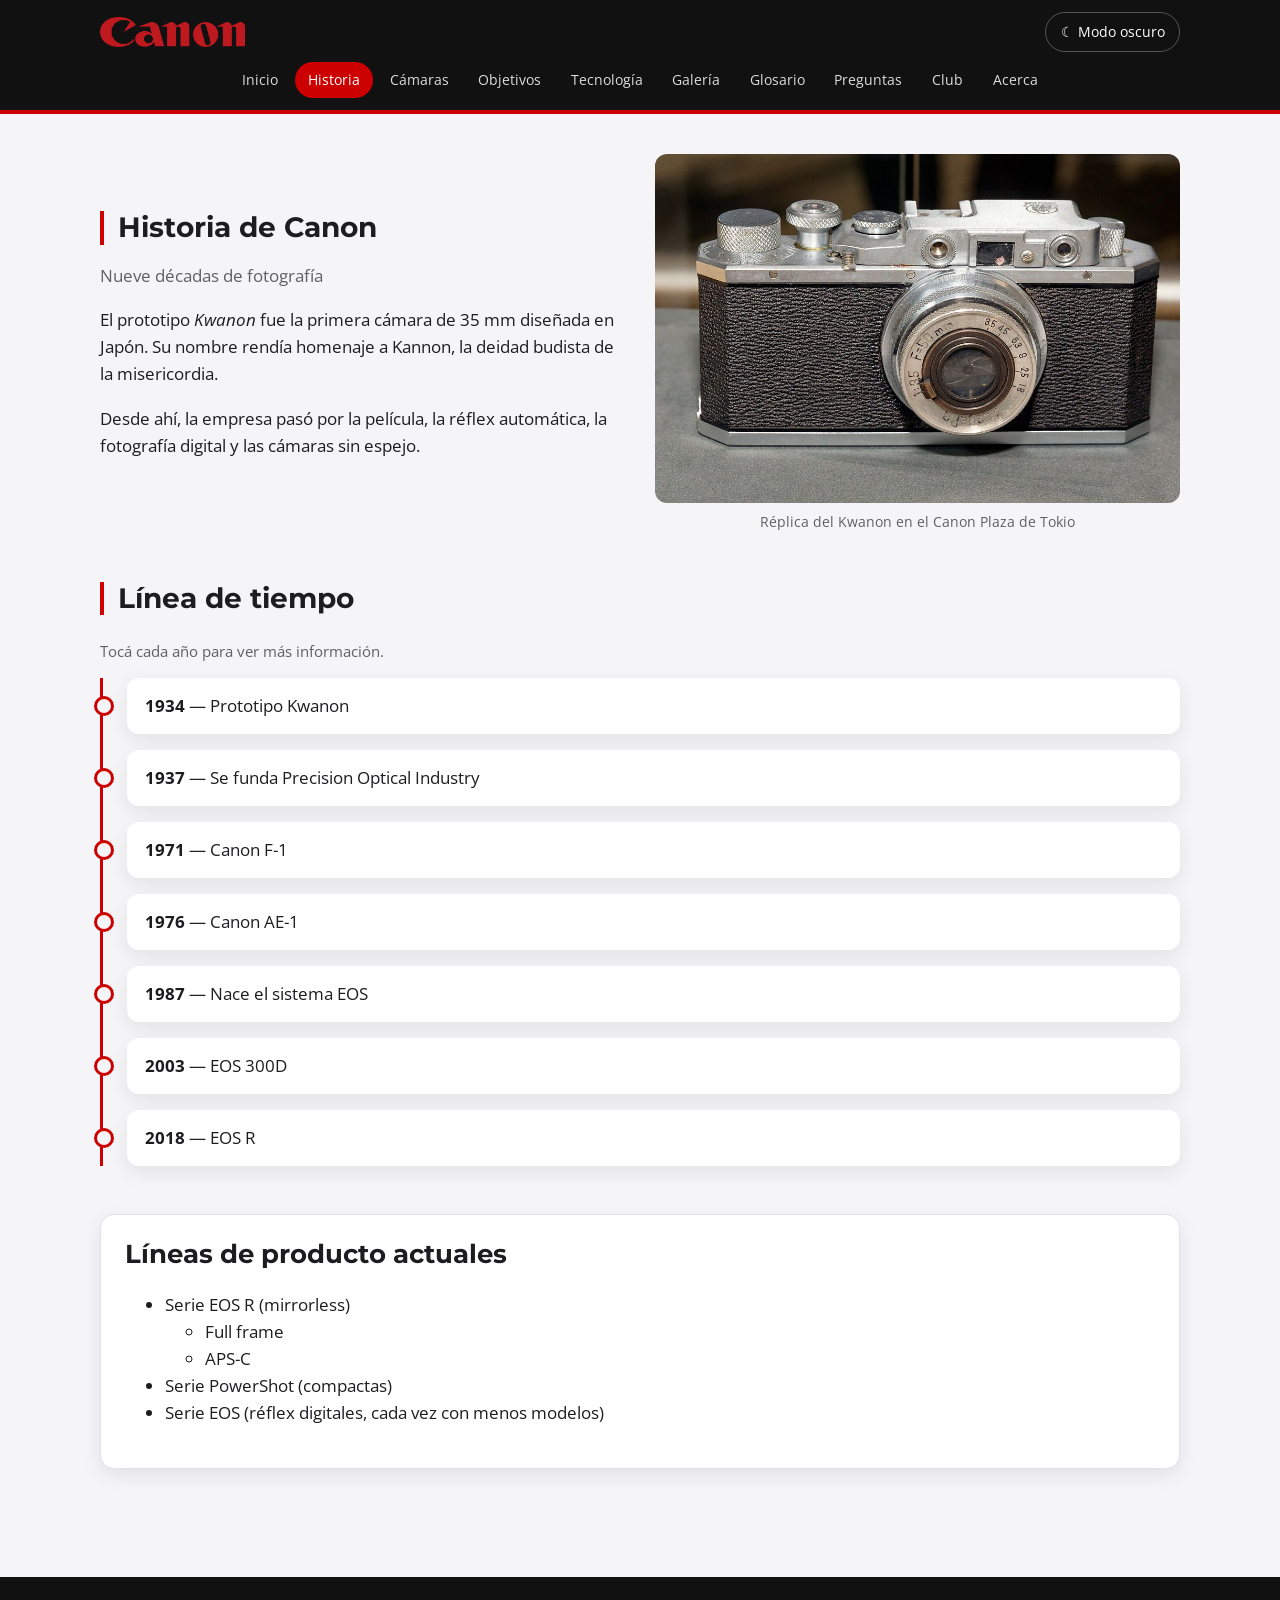
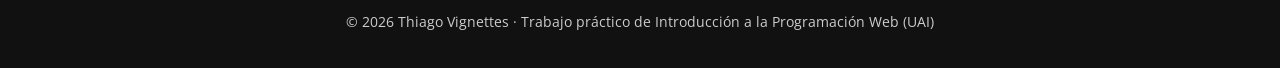
<file: HTML/historia.html>
<!DOCTYPE html>
<html lang="es">
<head>
    <!-- Metadatos -->
    <meta charset="UTF-8">
    <meta name="viewport" content="width=device-width, initial-scale=1.0">
    <meta name="author" content="Thiago Vignettes">
    <meta name="description" content="Línea de tiempo de Canon con sus momentos más importantes, de 1934 a hoy.">
    <meta name="keywords" content="Canon, cámaras, fotografía, EOS, historia de Canon, réflex, mirrorless">
    <meta name="robots" content="index, follow">
    <meta name="googlebot" content="index, follow">
    <meta http-equiv="X-UA-Compatible" content="IE=edge">
    <meta name="rating" content="general">
    <meta name="application-name" content="Canon, historia de una marca">
    <meta name="theme-color" content="#cc0000">
    <meta property="og:title" content="Canon — Historia">
    <meta property="og:description" content="Línea de tiempo de Canon con sus momentos más importantes, de 1934 a hoy.">
    <meta property="og:image" content="https://thiagovignettes.github.io/Canon/img/kwanon.jpg">
    <meta property="og:url" content="https://thiagovignettes.github.io/Canon/HTML/historia.html">
    <meta name="twitter:card" content="summary_large_image">
    <meta name="twitter:title" content="Canon — Historia">
    <meta name="twitter:description" content="Línea de tiempo de Canon con sus momentos más importantes, de 1934 a hoy.">
    <meta name="twitter:image" content="https://thiagovignettes.github.io/Canon/img/kwanon.jpg">
    <title>Canon — Historia</title>
    <link rel="icon" type="image/png" href="../img/favicon.png">
    <link rel="preconnect" href="https://fonts.googleapis.com">
    <link rel="preconnect" href="https://fonts.gstatic.com" crossorigin>
    <link rel="stylesheet" href="https://fonts.googleapis.com/css2?family=Montserrat:wght@600;800&amp;family=Open+Sans:wght@400;600;700&amp;display=swap">
    <link rel="stylesheet" href="../CSS/estilos.min.css">
    <script src="../JS/comun.js" defer></script>
    <script src="../JS/historia.js" defer></script>
</head>
<body>

    <a class="saltar" href="#contenido" title="Saltar al contenido principal">Saltar al contenido</a>

    <!-- Encabezado y menú -->
    <header id="encabezado">
        <div class="barra">
            <a class="marca" href="../index.html" title="Ir a la página de inicio"><img src="../img/logo-canon.png" alt="Logo de Canon" width="150" height="32"></a>
            <button id="btn-tema" type="button">☾ Modo oscuro</button>
            <nav aria-label="Menú principal">
                <a href="../index.html" title="Ir a la página de inicio">Inicio</a>
                <a class="activo" aria-current="page" href="historia.html" title="Línea de tiempo de Canon">Historia</a>
                <a href="camaras.html" title="Tabla de cámaras emblemáticas">Cámaras</a>
                <a href="objetivos.html" title="Monturas y objetivos de Canon">Objetivos</a>
                <a href="tecnologia.html" title="Tecnologías que desarrolló Canon">Tecnología</a>
                <a href="galeria.html" title="Fotos, gráficos y video">Galería</a>
                <a href="glosario.html" title="Términos de fotografía">Glosario</a>
                <a href="preguntas-frecuentes.html" title="Preguntas frecuentes">Preguntas</a>
                <a href="club.html" title="Anotate en el club de fotografía">Club</a>
                <a href="acerca.html" title="Quién hizo este sitio">Acerca</a>
            </nav>
        </div>
    </header>

    <!-- Contenido -->
    <main id="contenido">
        <section class="dos-columnas">
            <div>
                <h1 class="titulo-seccion">Historia de Canon</h1>
                <p class="subtitulo">Nueve décadas de fotografía</p>
                <p>
                    El prototipo <em>Kwanon</em> fue la primera cámara de 35 mm diseñada en
                    Japón. Su nombre rendía homenaje a Kannon, la deidad budista de la
                    misericordia.
                </p>
                <p>
                    Desde ahí, la empresa pasó por la película, la réflex automática, la
                    fotografía digital y las cámaras sin espejo.
                </p>
            </div>
            <figure>
                <img src="../img/kwanon.jpg" alt="Réplica del prototipo Kwanon, una cámara plateada de 1934" width="1000" height="666">
                <figcaption>Réplica del Kwanon en el Canon Plaza de Tokio</figcaption>
            </figure>
        </section>

        <section>
            <h2 class="titulo-seccion">Línea de tiempo</h2>
            <p class="info">Tocá cada año para ver más información.</p>

            <ol class="linea-tiempo" id="linea-tiempo">
                <li>
                    <button class="boton-evento" type="button" aria-expanded="false"><strong>1934</strong> — Prototipo Kwanon</button>
                    <p class="detalle">Primera cámara de 35 mm hecha en Japón. Nunca llegó a venderse, pero dio origen a la marca.</p>
                </li>
                <li>
                    <button class="boton-evento" type="button" aria-expanded="false"><strong>1937</strong> — Se funda Precision Optical Industry</button>
                    <p class="detalle">La empresa que en 1947 pasaría a llamarse Canon Camera Company.</p>
                </li>
                <li>
                    <button class="boton-evento" type="button" aria-expanded="false"><strong>1971</strong> — Canon F-1</button>
                    <p class="detalle">La primera réflex profesional de la marca, pensada para competir con los grandes fabricantes.</p>
                </li>
                <li>
                    <button class="boton-evento" type="button" aria-expanded="false"><strong>1976</strong> — Canon AE-1</button>
                    <p class="detalle">La primera SLR con microprocesador. Fue un éxito de ventas en todo el mundo.</p>
                </li>
                <li>
                    <button class="boton-evento" type="button" aria-expanded="false"><strong>1987</strong> — Nace el sistema EOS</button>
                    <p class="detalle">Llega la montura EF, totalmente electrónica, con el motor de enfoque dentro del objetivo.</p>
                </li>
                <li>
                    <button class="boton-evento" type="button" aria-expanded="false"><strong>2003</strong> — EOS 300D</button>
                    <p class="detalle">La DSLR que bajó de los mil dólares y llevó la fotografía digital a todos.</p>
                </li>
                <li>
                    <button class="boton-evento" type="button" aria-expanded="false"><strong>2018</strong> — EOS R</button>
                    <p class="detalle">La apuesta de Canon por las mirrorless full frame, con la nueva montura RF.</p>
                </li>
            </ol>
        </section>

        <section class="tarjeta">
            <h2>Líneas de producto actuales</h2>
            <ul>
                <li>Serie EOS R (mirrorless)
                    <ul>
                        <li>Full frame</li>
                        <li>APS-C</li>
                    </ul>
                </li>
                <li>Serie PowerShot (compactas)</li>
                <li>Serie EOS (réflex digitales, cada vez con menos modelos)</li>
            </ul>
        </section>
    </main>

    <!-- Pie de página -->
    <footer>
        <p>© 2026 Thiago Vignettes · Trabajo práctico de Introducción a la Programación Web (UAI)</p>
    </footer>

</body>
</html>
</file>
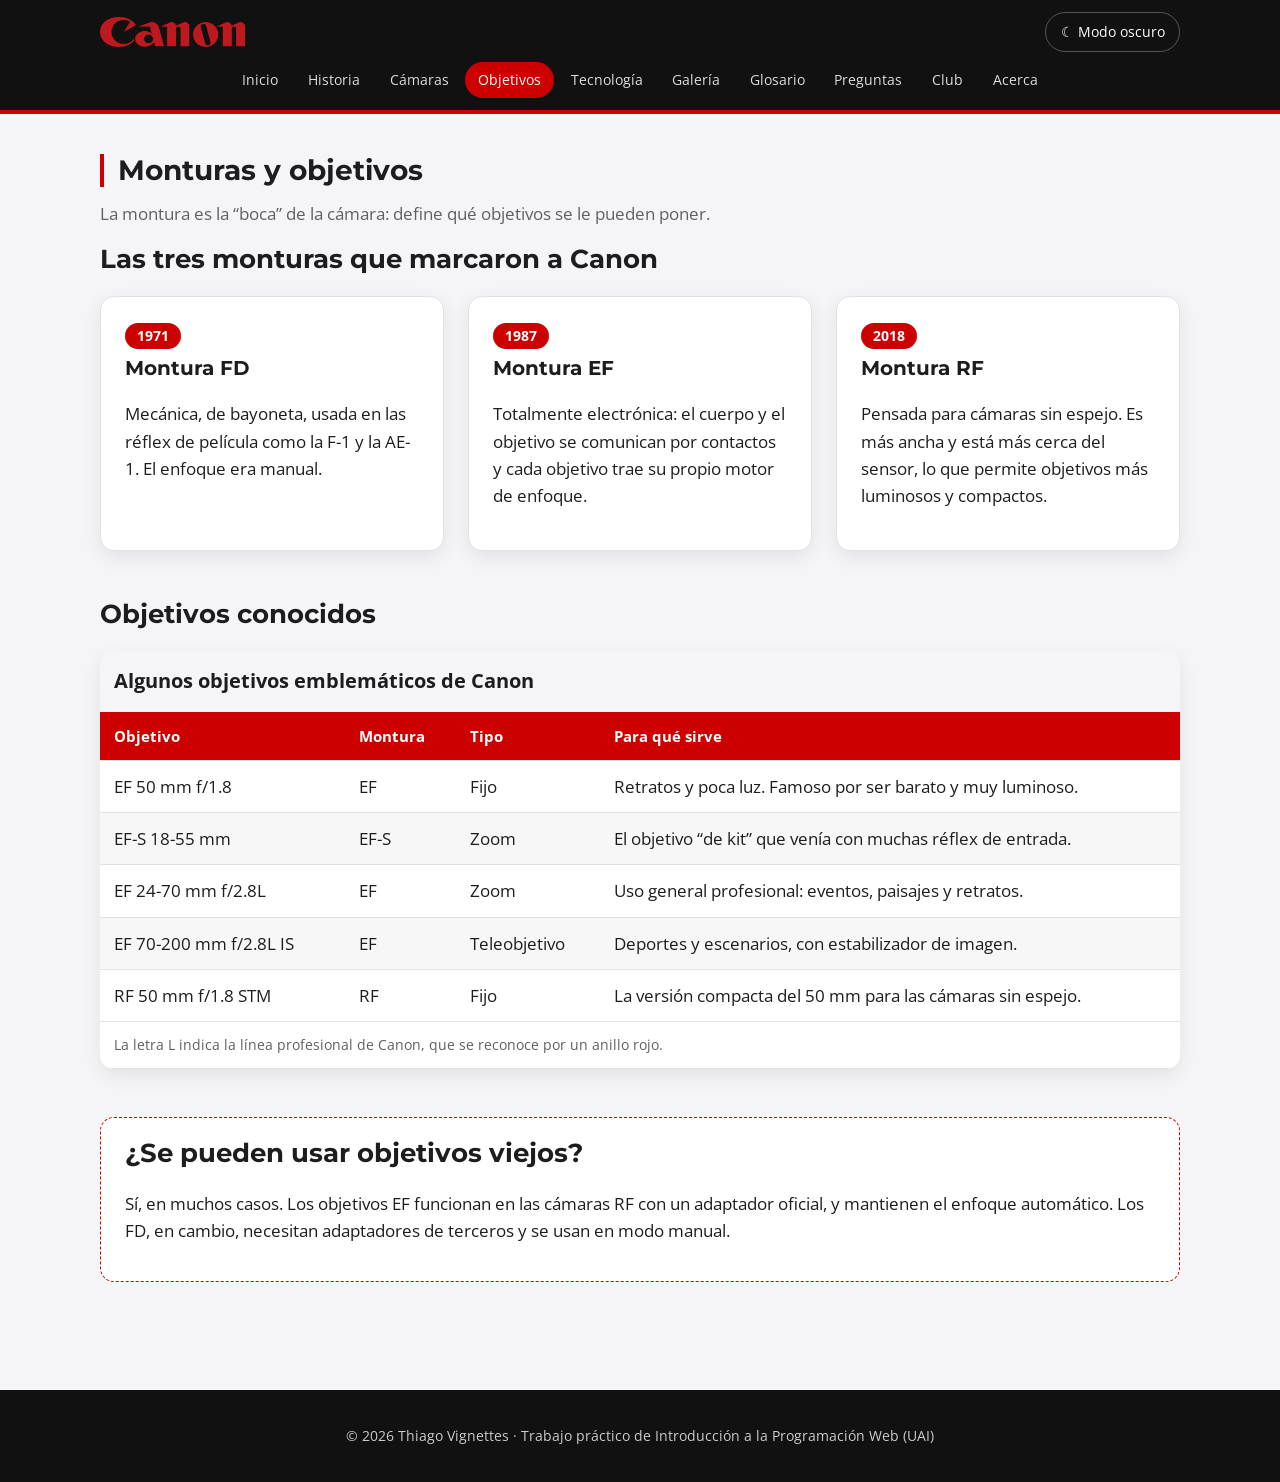
<file: HTML/objetivos.html>
<!DOCTYPE html>
<html lang="es">
<head>
    <!-- Metadatos -->
    <meta charset="UTF-8">
    <meta name="viewport" content="width=device-width, initial-scale=1.0">
    <meta name="author" content="Thiago Vignettes">
    <meta name="description" content="Las monturas FD, EF y RF de Canon y algunos de sus objetivos más conocidos.">
    <meta name="keywords" content="Canon, cámaras, fotografía, EOS, historia de Canon, réflex, mirrorless">
    <meta name="robots" content="index, follow">
    <meta name="googlebot" content="index, follow">
    <meta http-equiv="X-UA-Compatible" content="IE=edge">
    <meta name="rating" content="general">
    <meta name="application-name" content="Canon, historia de una marca">
    <meta name="theme-color" content="#cc0000">
    <meta property="og:title" content="Canon — Monturas y objetivos">
    <meta property="og:description" content="Las monturas FD, EF y RF de Canon y algunos de sus objetivos más conocidos.">
    <meta property="og:image" content="https://thiagovignettes.github.io/Canon/img/kwanon.jpg">
    <meta property="og:url" content="https://thiagovignettes.github.io/Canon/HTML/objetivos.html">
    <meta name="twitter:card" content="summary_large_image">
    <meta name="twitter:title" content="Canon — Monturas y objetivos">
    <meta name="twitter:description" content="Las monturas FD, EF y RF de Canon y algunos de sus objetivos más conocidos.">
    <meta name="twitter:image" content="https://thiagovignettes.github.io/Canon/img/kwanon.jpg">
    <title>Canon — Monturas y objetivos</title>
    <link rel="icon" type="image/png" href="../img/favicon.png">
    <link rel="preconnect" href="https://fonts.googleapis.com">
    <link rel="preconnect" href="https://fonts.gstatic.com" crossorigin>
    <link rel="stylesheet" href="https://fonts.googleapis.com/css2?family=Montserrat:wght@600;800&amp;family=Open+Sans:wght@400;600;700&amp;display=swap">
    <link rel="stylesheet" href="../CSS/estilos.min.css">
    <script src="../JS/comun.js" defer></script>
</head>
<body>

    <a class="saltar" href="#contenido" title="Saltar al contenido principal">Saltar al contenido</a>

    <!-- Encabezado y menú -->
    <header id="encabezado">
        <div class="barra">
            <a class="marca" href="../index.html" title="Ir a la página de inicio"><img src="../img/logo-canon.png" alt="Logo de Canon" width="150" height="32"></a>
            <button id="btn-tema" type="button">☾ Modo oscuro</button>
            <nav aria-label="Menú principal">
                <a href="../index.html" title="Ir a la página de inicio">Inicio</a>
                <a href="historia.html" title="Línea de tiempo de Canon">Historia</a>
                <a href="camaras.html" title="Tabla de cámaras emblemáticas">Cámaras</a>
                <a class="activo" aria-current="page" href="objetivos.html" title="Monturas y objetivos de Canon">Objetivos</a>
                <a href="tecnologia.html" title="Tecnologías que desarrolló Canon">Tecnología</a>
                <a href="galeria.html" title="Fotos, gráficos y video">Galería</a>
                <a href="glosario.html" title="Términos de fotografía">Glosario</a>
                <a href="preguntas-frecuentes.html" title="Preguntas frecuentes">Preguntas</a>
                <a href="club.html" title="Anotate en el club de fotografía">Club</a>
                <a href="acerca.html" title="Quién hizo este sitio">Acerca</a>
            </nav>
        </div>
    </header>

    <!-- Contenido -->
    <main id="contenido">
        <h1 class="titulo-seccion">Monturas y objetivos</h1>
        <p class="subtitulo">La montura es la “boca” de la cámara: define qué objetivos se le pueden poner.</p>

        <section>
            <h2>Las tres monturas que marcaron a Canon</h2>
            <div class="grilla">
                <article class="tarjeta">
                    <span class="etiqueta-anio">1971</span>
                    <h3>Montura FD</h3>
                    <p>Mecánica, de bayoneta, usada en las réflex de película como la F-1 y la AE-1. El enfoque era manual.</p>
                </article>
                <article class="tarjeta">
                    <span class="etiqueta-anio">1987</span>
                    <h3>Montura EF</h3>
                    <p>Totalmente electrónica: el cuerpo y el objetivo se comunican por contactos y cada objetivo trae su propio motor de enfoque.</p>
                </article>
                <article class="tarjeta">
                    <span class="etiqueta-anio">2018</span>
                    <h3>Montura RF</h3>
                    <p>Pensada para cámaras sin espejo. Es más ancha y está más cerca del sensor, lo que permite objetivos más luminosos y compactos.</p>
                </article>
            </div>
        </section>

        <section>
            <h2>Objetivos conocidos</h2>
            <div class="tabla-contenedor">
                <table>
                    <caption>Algunos objetivos emblemáticos de Canon</caption>
                    <thead>
                        <tr>
                            <th scope="col">Objetivo</th>
                            <th scope="col">Montura</th>
                            <th scope="col">Tipo</th>
                            <th scope="col">Para qué sirve</th>
                        </tr>
                    </thead>
                    <tbody>
                        <tr>
                            <td>EF 50 mm f/1.8</td>
                            <td>EF</td>
                            <td>Fijo</td>
                            <td>Retratos y poca luz. Famoso por ser barato y muy luminoso.</td>
                        </tr>
                        <tr>
                            <td>EF-S 18-55 mm</td>
                            <td>EF-S</td>
                            <td>Zoom</td>
                            <td>El objetivo “de kit” que venía con muchas réflex de entrada.</td>
                        </tr>
                        <tr>
                            <td>EF 24-70 mm f/2.8L</td>
                            <td>EF</td>
                            <td>Zoom</td>
                            <td>Uso general profesional: eventos, paisajes y retratos.</td>
                        </tr>
                        <tr>
                            <td>EF 70-200 mm f/2.8L IS</td>
                            <td>EF</td>
                            <td>Teleobjetivo</td>
                            <td>Deportes y escenarios, con estabilizador de imagen.</td>
                        </tr>
                        <tr>
                            <td>RF 50 mm f/1.8 STM</td>
                            <td>RF</td>
                            <td>Fijo</td>
                            <td>La versión compacta del 50 mm para las cámaras sin espejo.</td>
                        </tr>
                    </tbody>
                    <tfoot>
                        <tr>
                            <td colspan="4">La letra L indica la línea profesional de Canon, que se reconoce por un anillo rojo.</td>
                        </tr>
                    </tfoot>
                </table>
            </div>
        </section>

        <section class="dato">
            <h2>¿Se pueden usar objetivos viejos?</h2>
            <p>
                Sí, en muchos casos. Los objetivos EF funcionan en las cámaras RF con un
                adaptador oficial, y mantienen el enfoque automático. Los FD, en cambio,
                necesitan adaptadores de terceros y se usan en modo manual.
            </p>
        </section>
    </main>

    <!-- Pie de página -->
    <footer>
        <p>© 2026 Thiago Vignettes · Trabajo práctico de Introducción a la Programación Web (UAI)</p>
    </footer>

</body>
</html>
</file>
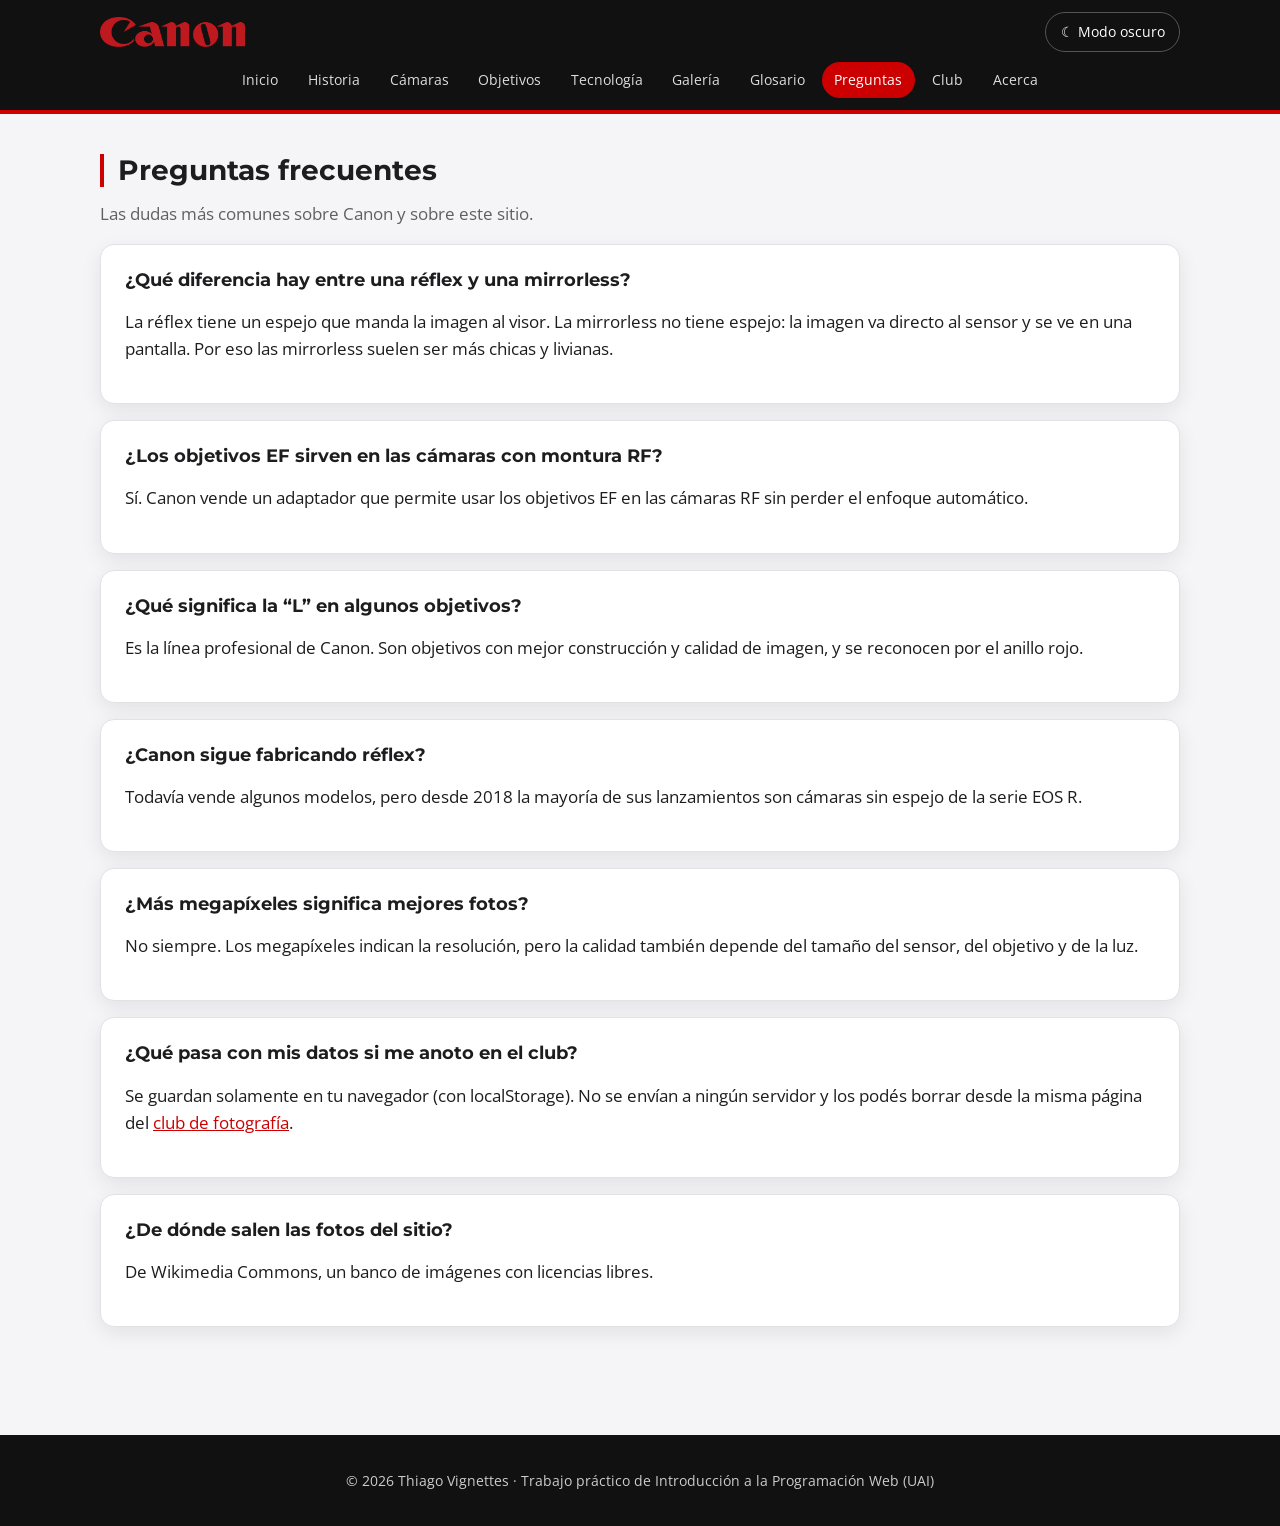
<file: HTML/preguntas-frecuentes.html>
<!DOCTYPE html>
<html lang="es">
<head>
    <!-- Metadatos -->
    <meta charset="UTF-8">
    <meta name="viewport" content="width=device-width, initial-scale=1.0">
    <meta name="author" content="Thiago Vignettes">
    <meta name="description" content="Respuestas a las preguntas más comunes sobre las cámaras y objetivos de Canon.">
    <meta name="keywords" content="Canon, cámaras, fotografía, EOS, historia de Canon, réflex, mirrorless">
    <meta name="robots" content="index, follow">
    <meta name="googlebot" content="index, follow">
    <meta http-equiv="X-UA-Compatible" content="IE=edge">
    <meta name="rating" content="general">
    <meta name="application-name" content="Canon, historia de una marca">
    <meta name="theme-color" content="#cc0000">
    <meta property="og:title" content="Canon — Preguntas frecuentes">
    <meta property="og:description" content="Respuestas a las preguntas más comunes sobre las cámaras y objetivos de Canon.">
    <meta property="og:image" content="https://thiagovignettes.github.io/Canon/img/kwanon.jpg">
    <meta property="og:url" content="https://thiagovignettes.github.io/Canon/HTML/preguntas-frecuentes.html">
    <meta name="twitter:card" content="summary_large_image">
    <meta name="twitter:title" content="Canon — Preguntas frecuentes">
    <meta name="twitter:description" content="Respuestas a las preguntas más comunes sobre las cámaras y objetivos de Canon.">
    <meta name="twitter:image" content="https://thiagovignettes.github.io/Canon/img/kwanon.jpg">
    <title>Canon — Preguntas frecuentes</title>
    <link rel="icon" type="image/png" href="../img/favicon.png">
    <link rel="preconnect" href="https://fonts.googleapis.com">
    <link rel="preconnect" href="https://fonts.gstatic.com" crossorigin>
    <link rel="stylesheet" href="https://fonts.googleapis.com/css2?family=Montserrat:wght@600;800&amp;family=Open+Sans:wght@400;600;700&amp;display=swap">
    <link rel="stylesheet" href="../CSS/estilos.min.css">
    <script src="../JS/comun.js" defer></script>
</head>
<body>

    <a class="saltar" href="#contenido" title="Saltar al contenido principal">Saltar al contenido</a>

    <!-- Encabezado y menú -->
    <header id="encabezado">
        <div class="barra">
            <a class="marca" href="../index.html" title="Ir a la página de inicio"><img src="../img/logo-canon.png" alt="Logo de Canon" width="150" height="32"></a>
            <button id="btn-tema" type="button">☾ Modo oscuro</button>
            <nav aria-label="Menú principal">
                <a href="../index.html" title="Ir a la página de inicio">Inicio</a>
                <a href="historia.html" title="Línea de tiempo de Canon">Historia</a>
                <a href="camaras.html" title="Tabla de cámaras emblemáticas">Cámaras</a>
                <a href="objetivos.html" title="Monturas y objetivos de Canon">Objetivos</a>
                <a href="tecnologia.html" title="Tecnologías que desarrolló Canon">Tecnología</a>
                <a href="galeria.html" title="Fotos, gráficos y video">Galería</a>
                <a href="glosario.html" title="Términos de fotografía">Glosario</a>
                <a class="activo" aria-current="page" href="preguntas-frecuentes.html" title="Preguntas frecuentes">Preguntas</a>
                <a href="club.html" title="Anotate en el club de fotografía">Club</a>
                <a href="acerca.html" title="Quién hizo este sitio">Acerca</a>
            </nav>
        </div>
    </header>

    <!-- Contenido -->
    <main id="contenido">
        <h1 class="titulo-seccion">Preguntas frecuentes</h1>
        <p class="subtitulo">Las dudas más comunes sobre Canon y sobre este sitio.</p>

        <div class="faq bloque">
            <article class="tarjeta">
                <h2>¿Qué diferencia hay entre una réflex y una mirrorless?</h2>
                <p>La réflex tiene un espejo que manda la imagen al visor. La mirrorless no tiene espejo: la imagen va directo al sensor y se ve en una pantalla. Por eso las mirrorless suelen ser más chicas y livianas.</p>
            </article>

            <article class="tarjeta">
                <h2>¿Los objetivos EF sirven en las cámaras con montura RF?</h2>
                <p>Sí. Canon vende un adaptador que permite usar los objetivos EF en las cámaras RF sin perder el enfoque automático.</p>
            </article>

            <article class="tarjeta">
                <h2>¿Qué significa la “L” en algunos objetivos?</h2>
                <p>Es la línea profesional de Canon. Son objetivos con mejor construcción y calidad de imagen, y se reconocen por el anillo rojo.</p>
            </article>

            <article class="tarjeta">
                <h2>¿Canon sigue fabricando réflex?</h2>
                <p>Todavía vende algunos modelos, pero desde 2018 la mayoría de sus lanzamientos son cámaras sin espejo de la serie EOS R.</p>
            </article>

            <article class="tarjeta">
                <h2>¿Más megapíxeles significa mejores fotos?</h2>
                <p>No siempre. Los megapíxeles indican la resolución, pero la calidad también depende del tamaño del sensor, del objetivo y de la luz.</p>
            </article>

            <article class="tarjeta">
                <h2>¿Qué pasa con mis datos si me anoto en el club?</h2>
                <p>Se guardan solamente en tu navegador (con localStorage). No se envían a ningún servidor y los podés borrar desde la misma página del <a href="club.html" title="Club de fotografía">club de fotografía</a>.</p>
            </article>

            <article class="tarjeta">
                <h2>¿De dónde salen las fotos del sitio?</h2>
                <p>De Wikimedia Commons, un banco de imágenes con licencias libres.</p>
            </article>
        </div>
    </main>

    <!-- Pie de página -->
    <footer>
        <p>© 2026 Thiago Vignettes · Trabajo práctico de Introducción a la Programación Web (UAI)</p>
    </footer>

</body>
</html>
</file>
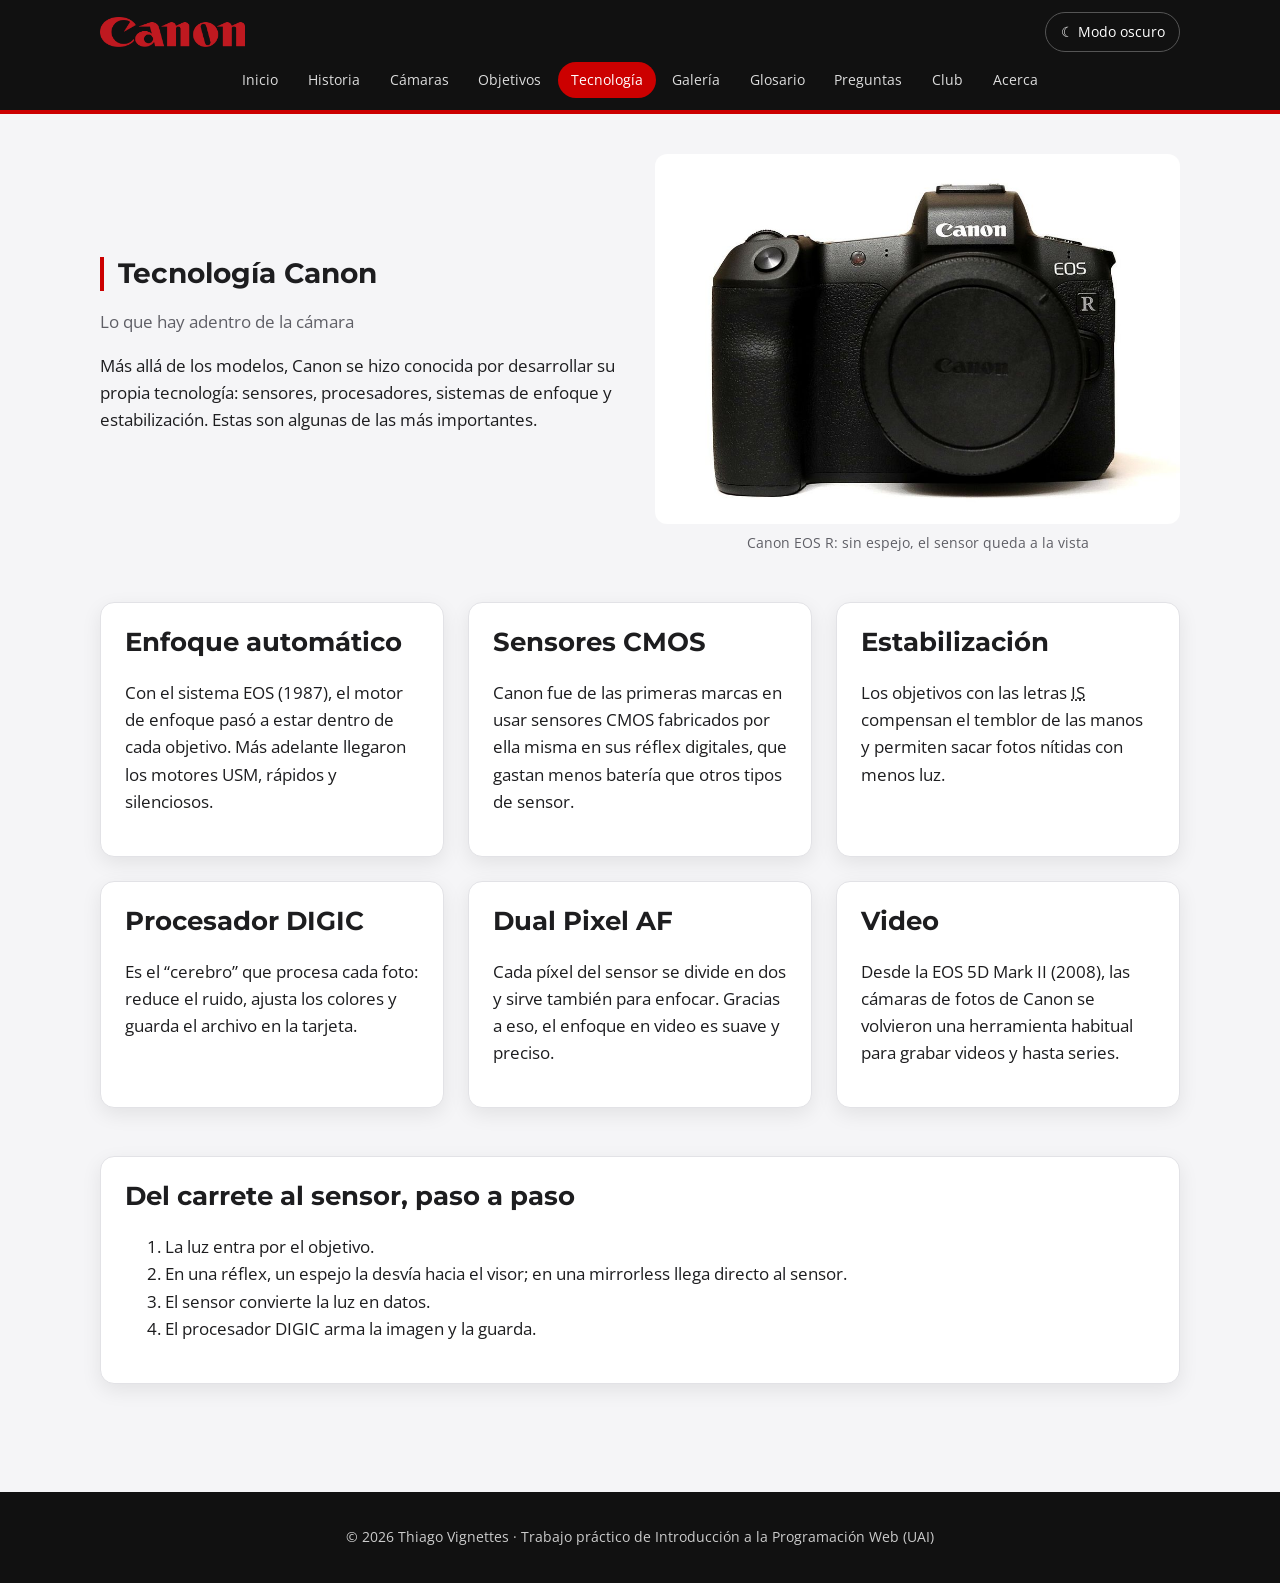
<file: HTML/tecnologia.html>
<!DOCTYPE html>
<html lang="es">
<head>
    <!-- Metadatos -->
    <meta charset="UTF-8">
    <meta name="viewport" content="width=device-width, initial-scale=1.0">
    <meta name="author" content="Thiago Vignettes">
    <meta name="description" content="Las tecnologías que Canon desarrolló: enfoque automático, sensores CMOS, estabilización y procesadores DIGIC.">
    <meta name="keywords" content="Canon, cámaras, fotografía, EOS, historia de Canon, réflex, mirrorless">
    <meta name="robots" content="index, follow">
    <meta name="googlebot" content="index, follow">
    <meta http-equiv="X-UA-Compatible" content="IE=edge">
    <meta name="rating" content="general">
    <meta name="application-name" content="Canon, historia de una marca">
    <meta name="theme-color" content="#cc0000">
    <meta property="og:title" content="Canon — Tecnología">
    <meta property="og:description" content="Las tecnologías que Canon desarrolló: enfoque automático, sensores CMOS, estabilización y procesadores DIGIC.">
    <meta property="og:image" content="https://thiagovignettes.github.io/Canon/img/kwanon.jpg">
    <meta property="og:url" content="https://thiagovignettes.github.io/Canon/HTML/tecnologia.html">
    <meta name="twitter:card" content="summary_large_image">
    <meta name="twitter:title" content="Canon — Tecnología">
    <meta name="twitter:description" content="Las tecnologías que Canon desarrolló: enfoque automático, sensores CMOS, estabilización y procesadores DIGIC.">
    <meta name="twitter:image" content="https://thiagovignettes.github.io/Canon/img/kwanon.jpg">
    <title>Canon — Tecnología</title>
    <link rel="icon" type="image/png" href="../img/favicon.png">
    <link rel="preconnect" href="https://fonts.googleapis.com">
    <link rel="preconnect" href="https://fonts.gstatic.com" crossorigin>
    <link rel="stylesheet" href="https://fonts.googleapis.com/css2?family=Montserrat:wght@600;800&amp;family=Open+Sans:wght@400;600;700&amp;display=swap">
    <link rel="stylesheet" href="../CSS/estilos.min.css">
    <script src="../JS/comun.js" defer></script>
</head>
<body>

    <a class="saltar" href="#contenido" title="Saltar al contenido principal">Saltar al contenido</a>

    <!-- Encabezado y menú -->
    <header id="encabezado">
        <div class="barra">
            <a class="marca" href="../index.html" title="Ir a la página de inicio"><img src="../img/logo-canon.png" alt="Logo de Canon" width="150" height="32"></a>
            <button id="btn-tema" type="button">☾ Modo oscuro</button>
            <nav aria-label="Menú principal">
                <a href="../index.html" title="Ir a la página de inicio">Inicio</a>
                <a href="historia.html" title="Línea de tiempo de Canon">Historia</a>
                <a href="camaras.html" title="Tabla de cámaras emblemáticas">Cámaras</a>
                <a href="objetivos.html" title="Monturas y objetivos de Canon">Objetivos</a>
                <a class="activo" aria-current="page" href="tecnologia.html" title="Tecnologías que desarrolló Canon">Tecnología</a>
                <a href="galeria.html" title="Fotos, gráficos y video">Galería</a>
                <a href="glosario.html" title="Términos de fotografía">Glosario</a>
                <a href="preguntas-frecuentes.html" title="Preguntas frecuentes">Preguntas</a>
                <a href="club.html" title="Anotate en el club de fotografía">Club</a>
                <a href="acerca.html" title="Quién hizo este sitio">Acerca</a>
            </nav>
        </div>
    </header>

    <!-- Contenido -->
    <main id="contenido">
        <section class="dos-columnas">
            <div>
                <h1 class="titulo-seccion">Tecnología Canon</h1>
                <p class="subtitulo">Lo que hay adentro de la cámara</p>
                <p>
                    Más allá de los modelos, Canon se hizo conocida por desarrollar su propia
                    tecnología: sensores, procesadores, sistemas de enfoque y estabilización.
                    Estas son algunas de las más importantes.
                </p>
            </div>
            <figure>
                <img src="../img/eos-r.jpg" alt="Cámara Canon EOS R negra vista de frente, sin objetivo, con el sensor a la vista" width="1000" height="705">
                <figcaption>Canon EOS R: sin espejo, el sensor queda a la vista</figcaption>
            </figure>
        </section>

        <div class="grilla bloque">
            <article class="tarjeta">
                <h2>Enfoque automático</h2>
                <p>Con el sistema EOS (1987), el motor de enfoque pasó a estar dentro de cada objetivo. Más adelante llegaron los motores USM, rápidos y silenciosos.</p>
            </article>
            <article class="tarjeta">
                <h2>Sensores CMOS</h2>
                <p>Canon fue de las primeras marcas en usar sensores CMOS fabricados por ella misma en sus réflex digitales, que gastan menos batería que otros tipos de sensor.</p>
            </article>
            <article class="tarjeta">
                <h2>Estabilización</h2>
                <p>Los objetivos con las letras <abbr title="Image Stabilizer">IS</abbr> compensan el temblor de las manos y permiten sacar fotos nítidas con menos luz.</p>
            </article>
            <article class="tarjeta">
                <h2>Procesador DIGIC</h2>
                <p>Es el “cerebro” que procesa cada foto: reduce el ruido, ajusta los colores y guarda el archivo en la tarjeta.</p>
            </article>
            <article class="tarjeta">
                <h2>Dual Pixel AF</h2>
                <p>Cada píxel del sensor se divide en dos y sirve también para enfocar. Gracias a eso, el enfoque en video es suave y preciso.</p>
            </article>
            <article class="tarjeta">
                <h2>Video</h2>
                <p>Desde la EOS 5D Mark II (2008), las cámaras de fotos de Canon se volvieron una herramienta habitual para grabar videos y hasta series.</p>
            </article>
        </div>

        <section class="tarjeta">
            <h2>Del carrete al sensor, paso a paso</h2>
            <ol>
                <li>La luz entra por el objetivo.</li>
                <li>En una réflex, un espejo la desvía hacia el visor; en una mirrorless llega directo al sensor.</li>
                <li>El sensor convierte la luz en datos.</li>
                <li>El procesador DIGIC arma la imagen y la guarda.</li>
            </ol>
        </section>
    </main>

    <!-- Pie de página -->
    <footer>
        <p>© 2026 Thiago Vignettes · Trabajo práctico de Introducción a la Programación Web (UAI)</p>
    </footer>

</body>
</html>
</file>
<file: CSS/estilos.min.css>
:root{--rojo:#cc0000;--rojo-oscuro:#9e0000;--tinta:#1d1d1f;--gris:#5f5f66;--linea:#e2e2e6;--fondo:#f5f5f7;--tarjeta:#ffffff;--sombra:0 0.4rem 1.25rem rgba(0,0,0,0.08);--radio:0.875rem}body.oscuro{--tinta:#f2f2f2;--gris:#b4b4ba;--linea:#34343a;--fondo:#121214;--tarjeta:#1e1e22;--sombra:0 0.4rem 1.25rem rgba(0,0,0,0.45)}*{box-sizing:border-box}html{scroll-behavior:smooth}body{margin:0;font-family:"Open Sans",Arial,sans-serif;font-size:1.0625rem;line-height:1.6;color:var(--tinta);background-color:var(--fondo);transition:background-color 0.4s ease,color 0.4s ease}h1,h2,h3{margin-top:0;font-family:"Montserrat",Arial,sans-serif;line-height:1.2}a{color:var(--rojo)}body.oscuro a{color:#ff6b6b}img{max-width:100%}:focus-visible{outline:0.19rem solid #1a73e8;outline-offset:0.15rem}.saltar{position:absolute;left:1rem;top:-4rem;z-index:100;padding:0.6rem 1rem;border-radius:0.5rem;background-color:#ffffff;color:#111111;font-weight:700}.saltar:focus{top:1rem}#encabezado{position:sticky;top:0;z-index:10;background-color:#111111;border-bottom:0.25rem solid var(--rojo)}.barra{display:flex;align-items:center;justify-content:space-between;flex-wrap:wrap;gap:0.6rem;max-width:70rem;margin:0 auto;padding:0.75rem 1.25rem}.marca img{display:block;width:auto;height:1.9rem}nav{display:flex;flex-wrap:wrap;justify-content:center;gap:0.25rem;width:100%;order:3}nav a{padding:0.4rem 0.8rem;border-radius:1.25rem;text-decoration:none;font-size:0.9rem;transition:background-color 0.2s ease,color 0.2s ease}#encabezado nav a{color:#dddddd}#encabezado nav a:hover{background-color:#2a2a2a;color:#ffffff}#encabezado nav a.activo{background-color:var(--rojo);color:#ffffff}#btn-tema{padding:0.5rem 0.9rem;border:1px solid #555555;border-radius:1.25rem;background-color:transparent;color:#ffffff;font:inherit;font-size:0.875rem;cursor:pointer;transition:background-color 0.2s ease}#btn-tema:hover{background-color:#2a2a2a}.portada{padding:5rem 1.25rem 4.4rem;text-align:center;color:#ffffff;background-color:#111111;background-image:linear-gradient(135deg,rgba(204,0,0,0.9),rgba(17,17,17,0.95))}.portada h1{margin-bottom:0.6rem;font-size:3.4rem}.portada p{max-width:40rem;margin:0 auto;color:#ffffff;font-size:1.25rem}.portada .saludo{display:inline-block;margin-top:1.5rem;padding:0.4rem 1rem;border-radius:1.25rem;background-color:rgba(0,0,0,0.35);font-size:0.95rem}main{max-width:70rem;margin:0 auto;padding:2.5rem 1.25rem 3.75rem}main.inicio{max-width:none;padding:0}.envoltura{max-width:70rem;margin:0 auto;padding:2.5rem 1.25rem 3.75rem}section,.bloque{margin-bottom:3rem}kbd{padding:0.1rem 0.4rem;border:1px solid var(--linea);border-radius:0.3rem;background-color:var(--tarjeta);font-family:Consolas,monospace;font-size:0.85rem}.titulo-seccion{padding-left:0.9rem;border-left:0.3rem solid var(--rojo);font-size:1.75rem}.subtitulo{margin-top:-0.4rem;color:var(--gris)}.tarjeta{padding:1.5rem;border:1px solid var(--linea);border-radius:var(--radio);background-color:var(--tarjeta);box-shadow:var(--sombra);transition:transform 0.25s ease,box-shadow 0.25s ease}.grilla{display:grid;grid-template-columns:repeat(3,1fr);gap:1.5rem}.grilla .tarjeta:hover{transform:translateY(-0.4rem);box-shadow:0 0.9rem 1.9rem rgba(204,0,0,0.18)}.etiqueta-anio{display:inline-block;margin-bottom:0.5rem;padding:0.1rem 0.75rem;border-radius:1.25rem;background-color:var(--rojo);color:#ffffff;font-size:0.875rem;font-weight:700}blockquote{margin:1.9rem 0;padding:1.25rem 1.6rem;border-left:0.3rem solid var(--rojo);border-radius:0 var(--radio) var(--radio) 0;background-color:var(--tarjeta);box-shadow:var(--sombra);font-size:1.25rem;font-style:italic}.dato{padding:1.25rem 1.5rem;border:1px dashed var(--rojo);border-radius:var(--radio);background-color:var(--tarjeta)}abbr{text-decoration:underline dotted;cursor:help}.dos-columnas{display:grid;grid-template-columns:1fr 1fr;gap:1.9rem;align-items:center}figure{margin:0}figure img{display:block;width:100%;height:auto;border-radius:0.75rem;background-color:#ffffff;object-fit:cover}figcaption{margin-top:0.5rem;color:var(--gris);font-size:0.875rem;text-align:center}.linea-tiempo{list-style:none;margin:0;padding:0;border-left:0.19rem solid var(--rojo)}.linea-tiempo li{position:relative;margin:0 0 1rem 1.5rem;border-radius:0.75rem;background-color:var(--tarjeta);box-shadow:var(--sombra)}.linea-tiempo li::before{content:"";position:absolute;left:-2.05rem;top:1.15rem;width:0.875rem;height:0.875rem;border:0.19rem solid var(--rojo);border-radius:50%;background-color:var(--fondo)}.linea-tiempo li.abierto::before{background-color:var(--rojo)}.boton-evento{display:block;width:100%;padding:0.9rem 1.1rem;border:none;border-radius:0.75rem;background-color:transparent;color:var(--tinta);font:inherit;text-align:left;cursor:pointer;transition:background-color 0.2s ease}.boton-evento:hover{background-color:var(--linea)}.linea-tiempo .detalle{display:none;margin:0;padding:0 1.1rem 0.9rem;color:var(--gris)}.linea-tiempo li.abierto .detalle{display:block}dl{margin:0}dt{margin-top:0.9rem;color:var(--rojo);font-weight:700}body.oscuro dt{color:#ff6b6b}dd{margin-left:0;padding-bottom:0.6rem;border-bottom:1px solid var(--linea)}label{display:block;margin-bottom:0.4rem;font-size:0.95rem;font-weight:600}input,select,textarea{width:100%;padding:0.6rem 0.75rem;border:1px solid #8a8a92;border-radius:0.5rem;background-color:var(--tarjeta);color:var(--tinta);font:inherit;transition:border-color 0.2s ease,box-shadow 0.2s ease}input[type="checkbox"]{width:1.1rem;height:1.1rem;margin:0 0.5rem 0 0}.campo-activo{border-color:var(--rojo);box-shadow:0 0 0 0.19rem rgba(204,0,0,0.18)}.campo-error{border-color:#d93025;background-color:#fdecea;color:#1d1d1f}.boton{padding:0.7rem 1.25rem;border:none;border-radius:0.5rem;background-color:var(--rojo);color:#ffffff;font:inherit;font-weight:600;cursor:pointer;transition:background-color 0.2s ease,transform 0.1s ease}.boton:hover{background-color:var(--rojo-oscuro)}.boton:active{transform:scale(0.97)}.boton.secundario{background-color:#555555}.boton.secundario:hover{background-color:#333333}.formulario{display:grid;grid-template-columns:1fr 1fr;gap:1.1rem}.formulario .completo{grid-column:1 / 3}.contador{margin:0.25rem 0 0;color:var(--gris);font-size:0.8rem}.acepto{display:flex;align-items:center;font-weight:400}.botones{display:flex;flex-wrap:wrap;gap:0.6rem}#mensaje{min-height:1.6rem;margin:1rem 0 0;font-weight:600}.error{color:#c5221f}.ok{color:#137333}body.oscuro .error{color:#ff8a80}body.oscuro .ok{color:#81c995}.tabla-contenedor{overflow-x:auto;border-radius:var(--radio);box-shadow:var(--sombra)}table{width:100%;border-collapse:collapse;background-color:var(--tarjeta)}caption{padding:0.9rem;font-size:1.25rem;font-weight:700;text-align:left}th,td{padding:0.75rem 0.9rem;border-bottom:1px solid var(--linea);text-align:left}thead th{background-color:var(--rojo);color:#ffffff;font-size:0.95rem}tfoot td{color:var(--gris);font-size:0.875rem}tbody tr:nth-child(even){background-color:rgba(127,127,127,0.06)}#cuerpo-tabla tr{cursor:pointer;transition:background-color 0.15s ease}tbody tr.resaltada{background-color:rgba(204,0,0,0.12)}.info{color:var(--gris);font-size:0.95rem}#ficha{display:none;margin-top:1.25rem;border-left:0.3rem solid var(--rojo)}#ficha.visible{display:block}.borrar{padding:0.4rem 0.75rem;border:none;border-radius:0.4rem;background-color:#555555;color:#ffffff;font:inherit;font-size:0.875rem;cursor:pointer}.borrar:hover{background-color:#c5221f}.grafico{display:block;width:100%;max-width:32rem;height:auto;margin:0 auto}.grafico text{fill:var(--tinta);font-family:"Open Sans",Arial,sans-serif}.grafico .texto-claro{fill:#ffffff}.video{position:relative;max-width:50rem;margin:0 auto;padding-top:56.25%;border-radius:var(--radio);overflow:hidden;box-shadow:var(--sombra)}.video iframe{position:absolute;top:0;left:0;width:100%;height:100%;border:0}.galeria{display:grid;grid-template-columns:repeat(2,1fr);gap:1.5rem}.foto{padding:0.6rem;border-radius:var(--radio);background-color:var(--tarjeta);box-shadow:var(--sombra);transition:transform 0.25s ease}.foto.destacada{transform:scale(1.03)}.abrir-foto{display:block;width:100%;padding:0;border:none;border-radius:0.75rem;background-color:transparent;cursor:zoom-in}.foto img{height:16rem}#visor{display:none;position:fixed;inset:0;z-index:50;align-items:center;justify-content:center;padding:1.25rem;background-color:rgba(0,0,0,0.88);cursor:zoom-out}#visor.visible{display:flex}#visor-caja{max-width:56rem;text-align:center;cursor:default}#visor-img{max-height:75vh;border-radius:0.6rem}#visor-texto{margin:0.75rem 0 0.25rem;color:#ffffff;font-size:1.1rem}.ayuda{color:#bbbbbb;font-size:0.875rem}.faq article{margin-bottom:1rem}.faq h2{font-size:1.15rem}footer{padding:1.9rem 1.25rem;text-align:center;color:#cccccc;background-color:#111111;font-size:0.875rem}footer p{margin:0.25rem 0}footer a,body.oscuro footer a{color:#ffffff}@media (max-width:47.5rem){.portada h1{font-size:2.4rem}.grilla,.dos-columnas,.galeria,.formulario{grid-template-columns:1fr}.formulario .completo{grid-column:auto}#encabezado{position:static}}@media (prefers-reduced-motion:reduce){*{transition:none;scroll-behavior:auto}}
</file>
